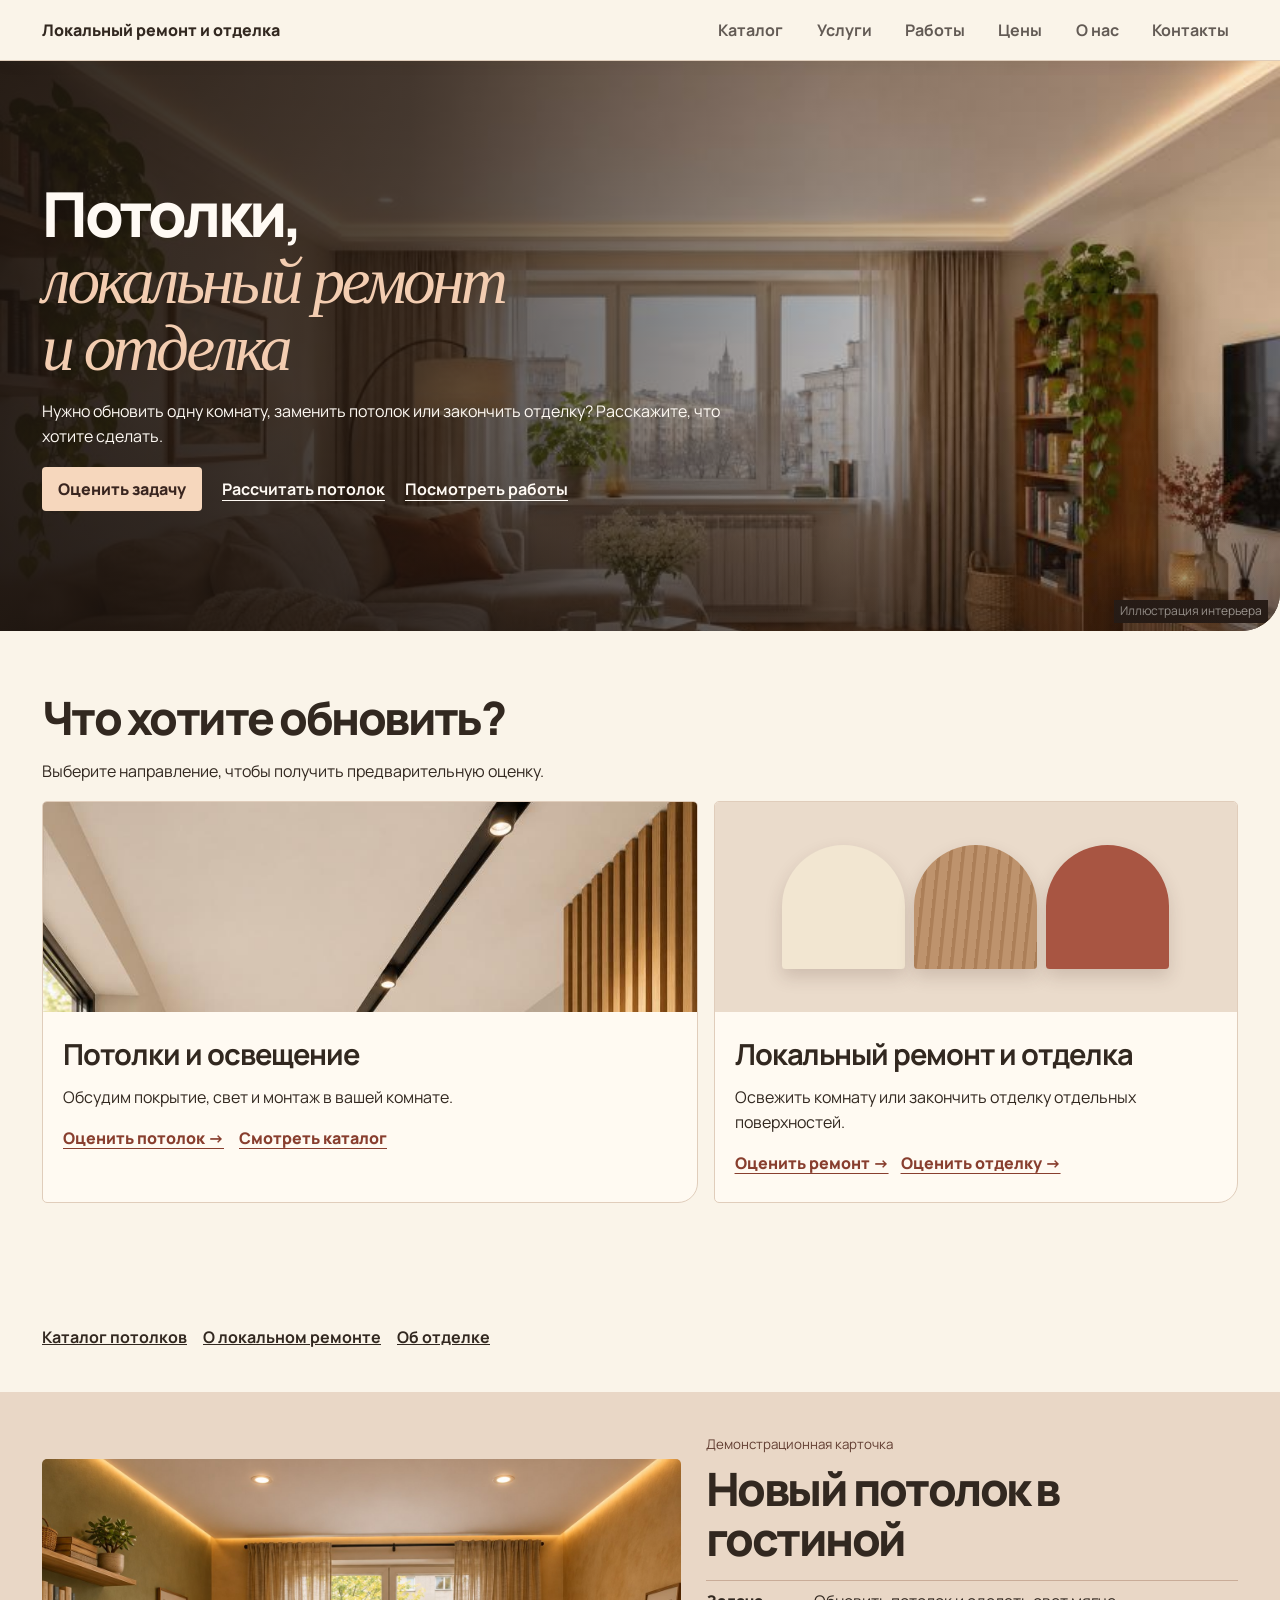
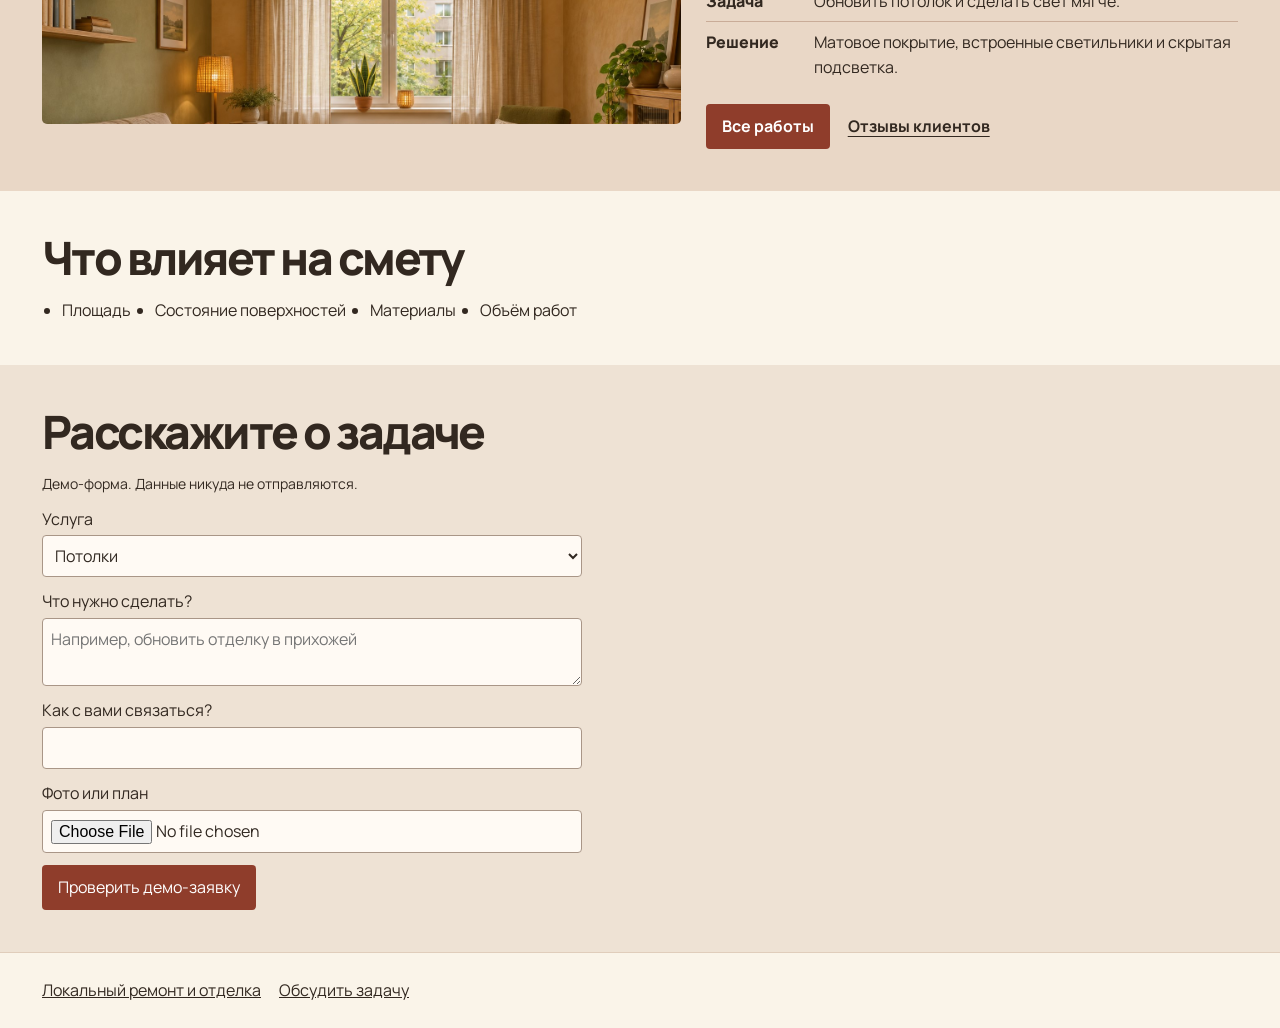
<file: index.html>
<!doctype html><html lang="ru"><head><meta charset="utf-8"><meta name="viewport" content="width=device-width,initial-scale=1"><title>Потолки, локальный ремонт и отделка</title><style>@import url("https://fonts.googleapis.com/css2?family=Manrope:wght@400;500;600;700;800&display=swap");
#remont-preview{background:#faf5ed;color:#312821;font:15px/1.55 system-ui,sans-serif;overflow:hidden}#remont-preview *{box-sizing:border-box}#remont-preview header,#remont-preview section{padding:clamp(20px,4vw,42px)}#remont-preview header{display:flex;justify-content:space-between;align-items:center;flex-wrap:wrap;gap:12px;padding-block:18px;border-bottom:1px solid #e5d8c8}#remont-preview nav,#remont-preview .actions{display:flex;flex-wrap:wrap;gap:12px 20px;align-items:center}#remont-preview a{color:inherit}#remont-preview h1,#remont-preview h2{font-family:Georgia,serif;font-weight:400;line-height:1.08;margin:0 0 16px}#remont-preview h1{font-size:clamp(33px,5vw,58px)}#remont-preview h2{font-size:clamp(25px,4vw,40px)}#remont-preview p{margin:0 0 18px}#remont-preview .hero{display:grid;grid-template-columns:1fr 1.05fr;gap:28px;align-items:center}#remont-preview figure{margin:0}#remont-preview img{display:block;width:100%;aspect-ratio:1.24;object-fit:cover;border-radius:5px}#remont-preview figcaption{font-size:12px;margin-top:5px}#remont-preview .primary{display:inline-block;background:#8f3d2b;color:#fff;padding:10px 16px;border:0;border-radius:4px;text-decoration:none;font:inherit}#remont-preview .services{display:grid;grid-template-columns:repeat(3,1fr);gap:12px}#remont-preview details{background:#eee2d4;padding:14px}#remont-preview details p{margin:12px 0 0}#remont-preview summary{font-weight:600}#remont-preview .band{background:#eee2d4}#remont-preview form{display:grid;gap:12px;max-width:540px}#remont-preview label{display:grid;gap:4px}#remont-preview input,#remont-preview select,#remont-preview textarea{width:100%;min-width:0;font:inherit;padding:8px;border:1px solid #a99687;border-radius:4px;background:#fffaf4;color:#312821}#remont-preview button{justify-self:start}#remont-preview [hidden]{display:none}@media(max-width:650px){#remont-preview .hero,#remont-preview .services{grid-template-columns:1fr}}
#remont-preview .hero{position:relative;isolation:isolate;display:flex;align-items:flex-end;min-height:475px;color:#fffaf4;background:#30231d}
#remont-preview .hero::after{content:"";position:absolute;inset:0;z-index:-1;background:linear-gradient(90deg,rgba(27,19,14,.9),rgba(27,19,14,.75) 32%,rgba(27,19,14,.32) 65%,transparent),linear-gradient(0deg,rgba(27,19,14,.46),transparent 42%);pointer-events:none}
#remont-preview .hero>div{max-width:530px;padding-bottom:15px}
#remont-preview .hero figure{position:absolute;inset:0;z-index:-2}
#remont-preview .hero img{width:100%;height:100%;aspect-ratio:auto;object-position:center 38%;border-radius:0}
#remont-preview .hero figcaption{position:absolute;z-index:1;right:12px;bottom:8px;margin:0;padding:2px 6px;color:#fffaf4;background:#30231d}
#remont-preview .hero .primary{background:#a44732}
@media(max-width:650px){#remont-preview .hero{min-height:420px}#remont-preview .hero::after{background:linear-gradient(0deg,rgba(27,19,14,.96),rgba(27,19,14,.76) 35%,rgba(27,19,14,.23) 75%,transparent)}#remont-preview .hero img{object-position:55% center}#remont-preview .hero>div{padding-bottom:21px}}
#remont-preview{font-family:Manrope,system-ui,sans-serif}
#remont-preview h1,#remont-preview h2{font-family:inherit;font-weight:800;letter-spacing:-.055em}
#remont-preview h1{font-size:clamp(34px,5.4vw,62px)}
#remont-preview h2{font-size:clamp(28px,4.2vw,46px)}
#remont-preview .hero>div{max-width:580px}
#remont-preview .choices{padding-block:clamp(32px,6vw,62px)}
#remont-preview .services{gap:0;border-top:1px solid #d4c1af}
#remont-preview details{background:none;padding:17px 14px 20px 0;border-bottom:1px solid #d4c1af}
#remont-preview details+details{padding-left:14px;border-left:1px solid #d4c1af}
#remont-preview summary{font-size:clamp(16px,2.1vw,21px);font-weight:800}
#remont-preview details small{display:block;color:#684a3e;margin:8px 0 0}
#remont-preview .case-preview{display:grid;grid-template-columns:1.2fr 1fr;gap:25px;align-items:center;background:#e9d7c6}
#remont-preview .case-photo{min-height:265px;background-position:center 24%;background-size:cover;border-radius:5px}
#remont-preview .case-preview small{display:block;margin-bottom:10px;color:#633f33}
#remont-preview .case-preview dl{margin:0}
#remont-preview .case-preview dl div{display:grid;grid-template-columns:100px 1fr;gap:8px;padding:8px 0;border-top:1px solid #c9ac98}
#remont-preview dt{font-weight:800}
#remont-preview dd{margin:0}
#remont-preview .price-list{display:flex;flex-wrap:wrap;gap:8px 24px;padding-left:20px;margin:0}
@media(max-width:650px){#remont-preview details+details{padding-left:0;border-left:0}#remont-preview .case-preview{grid-template-columns:1fr}#remont-preview .case-photo{min-height:190px}}
#remont-preview{--paper:#faf4e9;--ink:#322820;--clay:#883e2e;background:var(--paper);color:var(--ink)}
#remont-preview header{border:0}
#remont-preview .hero{min-height:clamp(410px,54vw,570px);border-radius:0 0 38px 0;overflow:hidden;align-items:center}
#remont-preview .hero>div{max-width:710px;padding:0}
#remont-preview .hero h1{font-weight:800;letter-spacing:-.055em;max-width:680px}
#remont-preview .hero h1 em{display:block;font:italic 400 1.05em/1.04 Georgia,serif;letter-spacing:-.055em;color:#f3cdb1}
#remont-preview .hero .primary{background:#f6d7bd;color:#39251f;font-weight:800}
#remont-preview .hero .actions a+a{font-weight:700;text-underline-offset:5px}
#remont-preview .choices>p{max-width:520px}
#remont-preview .choice-grid{display:grid;grid-template-columns:1.25fr 1fr;gap:16px}
#remont-preview .choice{background:#fffaf2;border:1px solid #e0cdbb;border-radius:5px 5px 20px 5px;overflow:hidden}
#remont-preview .choice-media{min-height:210px;position:relative;background:#e4c5ad center 23%/cover}
#remont-preview .swatches{display:grid;grid-template-columns:repeat(3,1fr);padding:25px 13%;gap:9px;align-items:center;background:#eadbcb}
#remont-preview .swatches span{height:124px;border-radius:80px 80px 5px 5px;box-shadow:0 8px 17px #452b242b;background:#f2e6d1}
#remont-preview .swatches span:nth-child(2){background:repeating-linear-gradient(96deg,#ac7f58 0 3px,#be936d 4px 12px)}
#remont-preview .swatches span:nth-child(3){background:#a85542}
#remont-preview .choice-content{padding:20px}
#remont-preview .choice-content h3{font-size:clamp(21px,3vw,29px);letter-spacing:-.035em;margin:0 0 8px}
#remont-preview .choice-content p{margin-bottom:10px}
#remont-preview .choice-content a{font-weight:800;color:var(--clay);display:inline-block;padding-block:6px;text-underline-offset:4px}
#remont-preview .choice-content a+a{margin-left:12px}
@media(max-width:650px){#remont-preview .choice-grid{grid-template-columns:1fr}#remont-preview .hero{align-items:flex-end;min-height:410px;border-bottom-right-radius:26px}#remont-preview .hero>div{padding-bottom:24px}#remont-preview .choice-media{min-height:160px}}
</style><style>body{margin:0;background:#faf4e9}#remont-preview{max-width:1440px;margin:auto;font-size:16px}#remont-preview .brand{font-weight:800;text-decoration:none}#remont-preview footer{padding:25px clamp(20px,4vw,42px);display:flex;gap:18px;flex-wrap:wrap;border-top:1px solid #e0cdbb}#remont-preview .detail{max-width:930px;margin:auto;min-height:440px}#remont-preview .detail p{max-width:68ch}#remont-preview .service-links{margin-top:18px;display:flex;flex-wrap:wrap;gap:16px}#remont-preview .service-links a{font-weight:700}#remont-preview .demo-note{font-size:14px;margin:0}</style><link rel="stylesheet" href="./site-navigation.css"><link rel="stylesheet" href="./portfolio.css"><script src="./site-current-navigation.js" defer></script></head><body><div id="remont-preview"><header class="site-header"><a class="brand" href="./">Локальный ремонт и отделка</a><nav aria-label="Основная навигация"><a href="./ceilings.html#ceiling-catalog">Каталог</a><a href="./#remont-services">Услуги</a><a href="./portfolio.html">Работы</a><a href="./prices.html">Цены</a><a href="./about.html">О нас</a><a href="./contact.html">Контакты</a></nav></header><main>
<section class="hero"><div><h1>Потолки, <em>локальный ремонт<br> и отделка</em></h1><p>Нужно обновить одну комнату, заменить потолок или закончить отделку? Расскажите, что хотите сделать.</p><div class="actions"><a class="primary" href="#remont-request">Оценить задачу</a><a href="./ceilings.html#ceiling-calculator">Рассчитать потолок</a><a href="./portfolio.html">Посмотреть работы</a></div></div><figure><img src="[data-uri]" alt="Гостиная с матовым потолком и мягкой подсветкой"><figcaption>Иллюстрация интерьера</figcaption></figure></section>
<section class="choices" id="remont-services">
<h2>Что хотите обновить?</h2><p>Выберите направление, чтобы получить предварительную оценку.</p>
<div class="choice-grid">
<article class="choice"><div class="choice-media" style="background-image:url([data-uri])" role="img" aria-label="Иллюстрация потолка с трековым освещением в прихожей"></div><div class="choice-content"><h3>Потолки и освещение</h3><p>Обсудим покрытие, свет и монтаж в вашей комнате.</p><a href="#remont-request" data-service="Потолки">Оценить потолок →</a> <a href="./ceilings.html#ceiling-catalog">Смотреть каталог</a></div></article>
<article class="choice"><div class="choice-media swatches" aria-hidden="true"><span></span><span></span><span></span></div><div class="choice-content"><h3>Локальный ремонт и отделка</h3><p>Освежить комнату или закончить отделку отдельных поверхностей.</p><a href="#remont-request" data-service="Локальный ремонт">Оценить ремонт →</a><a href="#remont-request" data-service="Отделка">Оценить отделку →</a></div></article>
</div></section>
<section><div class="service-links"><a href="./ceilings.html#ceiling-catalog">Каталог потолков</a><a href="./repair.html">О локальном ремонте</a><a href="./finishing.html">Об отделке</a></div></section><section class="case-preview" id="remont-works"><div class="case-photo" style="background-image:url(./living-room-plants.jpg)" role="img" aria-label="Иллюстрация гостиной с потолочным освещением"></div><div><small>Демонстрационная карточка</small><h2>Новый потолок в гостиной</h2><dl><div><dt>Задача</dt><dd>Обновить потолок и сделать свет мягче.</dd></div><div><dt>Решение</dt><dd>Матовое покрытие, встроенные светильники и скрытая подсветка.</dd></div></dl><div class="work-links" aria-label="Работы и отзывы">
  <a class="primary" href="./portfolio.html#remont-works">Все работы</a>
  <a href="./portfolio.html#client-reviews">Отзывы клиентов</a>
</div></div></section>
<section id="remont-prices"><h2>Что влияет на смету</h2><ul class="price-list"><li>Площадь</li><li>Состояние поверхностей</li><li>Материалы</li><li>Объём работ</li></ul></section>
<section class="band" id="remont-request"><h2>Расскажите о задаче</h2><form><p class="demo-note">Демо-форма. Данные никуда не отправляются.</p><label>Услуга<select name="service"><option>Потолки</option><option>Локальный ремонт</option><option>Отделка</option></select></label><label>Что нужно сделать?<textarea rows="2" placeholder="Например, обновить отделку в прихожей" required></textarea></label><label>Как с вами связаться?<input type="text" autocomplete="off" required></label><label>Фото или план <input type="file" accept="image/*,.pdf"></label><button class="primary" type="submit">Проверить демо-заявку</button><p role="status" hidden>Поля заполнены. Данные остаются в прототипе.</p></form></section>
<script>
(() => {
  const preview = document.getElementById('remont-preview');
  const form = preview.querySelector('form');
  for (const link of preview.querySelectorAll('[data-service]')) {
    link.addEventListener('click', () => { form.elements.service.value = link.dataset.service; });
  }
  form.addEventListener('submit', (event) => {
    event.preventDefault();
    form.querySelector('[role="status"]').hidden = false;
  });
})();
</script>
</main><footer><a href="./">Локальный ремонт и отделка</a><a href="./contact.html">Обсудить задачу</a></footer></div></body></html>
</file>
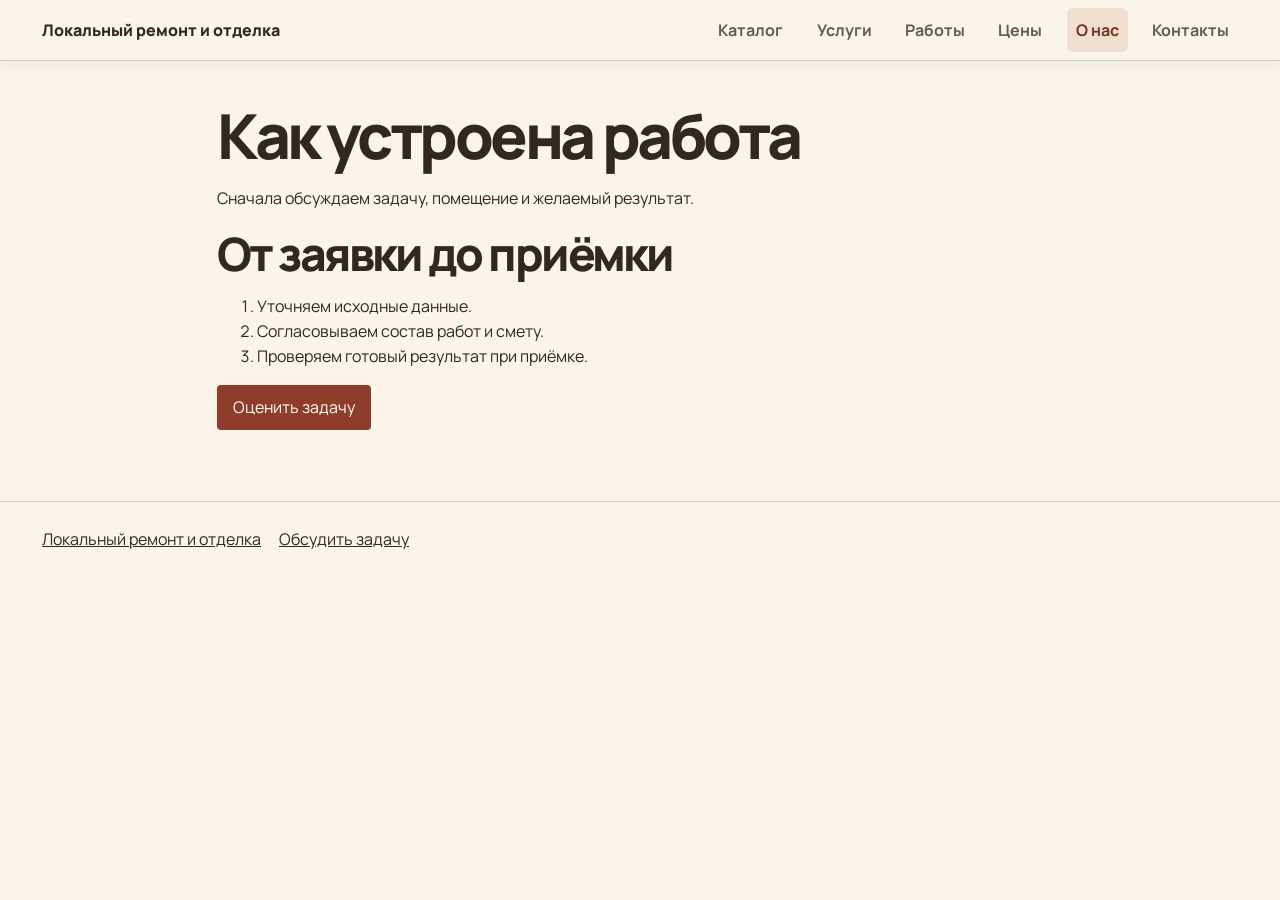
<file: about.html>
<!doctype html><html lang="ru"><head><meta charset="utf-8"><meta name="viewport" content="width=device-width,initial-scale=1"><title>Как устроена работа</title><style>@import url("https://fonts.googleapis.com/css2?family=Manrope:wght@400;500;600;700;800&display=swap");
#remont-preview{background:#faf5ed;color:#312821;font:15px/1.55 system-ui,sans-serif;overflow:hidden}#remont-preview *{box-sizing:border-box}#remont-preview header,#remont-preview section{padding:clamp(20px,4vw,42px)}#remont-preview header{display:flex;justify-content:space-between;align-items:center;flex-wrap:wrap;gap:12px;padding-block:18px;border-bottom:1px solid #e5d8c8}#remont-preview nav,#remont-preview .actions{display:flex;flex-wrap:wrap;gap:12px 20px;align-items:center}#remont-preview a{color:inherit}#remont-preview h1,#remont-preview h2{font-family:Georgia,serif;font-weight:400;line-height:1.08;margin:0 0 16px}#remont-preview h1{font-size:clamp(33px,5vw,58px)}#remont-preview h2{font-size:clamp(25px,4vw,40px)}#remont-preview p{margin:0 0 18px}#remont-preview .hero{display:grid;grid-template-columns:1fr 1.05fr;gap:28px;align-items:center}#remont-preview figure{margin:0}#remont-preview img{display:block;width:100%;aspect-ratio:1.24;object-fit:cover;border-radius:5px}#remont-preview figcaption{font-size:12px;margin-top:5px}#remont-preview .primary{display:inline-block;background:#8f3d2b;color:#fff;padding:10px 16px;border:0;border-radius:4px;text-decoration:none;font:inherit}#remont-preview .services{display:grid;grid-template-columns:repeat(3,1fr);gap:12px}#remont-preview details{background:#eee2d4;padding:14px}#remont-preview details p{margin:12px 0 0}#remont-preview summary{font-weight:600}#remont-preview .band{background:#eee2d4}#remont-preview form{display:grid;gap:12px;max-width:540px}#remont-preview label{display:grid;gap:4px}#remont-preview input,#remont-preview select,#remont-preview textarea{width:100%;min-width:0;font:inherit;padding:8px;border:1px solid #a99687;border-radius:4px;background:#fffaf4;color:#312821}#remont-preview button{justify-self:start}#remont-preview [hidden]{display:none}@media(max-width:650px){#remont-preview .hero,#remont-preview .services{grid-template-columns:1fr}}
#remont-preview .hero{position:relative;isolation:isolate;display:flex;align-items:flex-end;min-height:475px;color:#fffaf4;background:#30231d}
#remont-preview .hero::after{content:"";position:absolute;inset:0;z-index:-1;background:linear-gradient(90deg,rgba(27,19,14,.9),rgba(27,19,14,.75) 32%,rgba(27,19,14,.32) 65%,transparent),linear-gradient(0deg,rgba(27,19,14,.46),transparent 42%);pointer-events:none}
#remont-preview .hero>div{max-width:530px;padding-bottom:15px}
#remont-preview .hero figure{position:absolute;inset:0;z-index:-2}
#remont-preview .hero img{width:100%;height:100%;aspect-ratio:auto;object-position:center 38%;border-radius:0}
#remont-preview .hero figcaption{position:absolute;z-index:1;right:12px;bottom:8px;margin:0;padding:2px 6px;color:#fffaf4;background:#30231d}
#remont-preview .hero .primary{background:#a44732}
@media(max-width:650px){#remont-preview .hero{min-height:420px}#remont-preview .hero::after{background:linear-gradient(0deg,rgba(27,19,14,.96),rgba(27,19,14,.76) 35%,rgba(27,19,14,.23) 75%,transparent)}#remont-preview .hero img{object-position:55% center}#remont-preview .hero>div{padding-bottom:21px}}
#remont-preview{font-family:Manrope,system-ui,sans-serif}
#remont-preview h1,#remont-preview h2{font-family:inherit;font-weight:800;letter-spacing:-.055em}
#remont-preview h1{font-size:clamp(34px,5.4vw,62px)}
#remont-preview h2{font-size:clamp(28px,4.2vw,46px)}
#remont-preview .hero>div{max-width:580px}
#remont-preview .choices{padding-block:clamp(32px,6vw,62px)}
#remont-preview .services{gap:0;border-top:1px solid #d4c1af}
#remont-preview details{background:none;padding:17px 14px 20px 0;border-bottom:1px solid #d4c1af}
#remont-preview details+details{padding-left:14px;border-left:1px solid #d4c1af}
#remont-preview summary{font-size:clamp(16px,2.1vw,21px);font-weight:800}
#remont-preview details small{display:block;color:#684a3e;margin:8px 0 0}
#remont-preview .case-preview{display:grid;grid-template-columns:1.2fr 1fr;gap:25px;align-items:center;background:#e9d7c6}
#remont-preview .case-photo{min-height:265px;background-position:center 24%;background-size:cover;border-radius:5px}
#remont-preview .case-preview small{display:block;margin-bottom:10px;color:#633f33}
#remont-preview .case-preview dl{margin:0}
#remont-preview .case-preview dl div{display:grid;grid-template-columns:100px 1fr;gap:8px;padding:8px 0;border-top:1px solid #c9ac98}
#remont-preview dt{font-weight:800}
#remont-preview dd{margin:0}
#remont-preview .price-list{display:flex;flex-wrap:wrap;gap:8px 24px;padding-left:20px;margin:0}
@media(max-width:650px){#remont-preview details+details{padding-left:0;border-left:0}#remont-preview .case-preview{grid-template-columns:1fr}#remont-preview .case-photo{min-height:190px}}
#remont-preview{--paper:#faf4e9;--ink:#322820;--clay:#883e2e;background:var(--paper);color:var(--ink)}
#remont-preview header{border:0}
#remont-preview .hero{min-height:clamp(410px,54vw,570px);border-radius:0 0 38px 0;overflow:hidden;align-items:center}
#remont-preview .hero>div{max-width:710px;padding:0}
#remont-preview .hero h1{font-weight:800;letter-spacing:-.055em;max-width:680px}
#remont-preview .hero h1 em{display:block;font:italic 400 1.05em/1.04 Georgia,serif;letter-spacing:-.055em;color:#f3cdb1}
#remont-preview .hero .primary{background:#f6d7bd;color:#39251f;font-weight:800}
#remont-preview .hero .actions a+a{font-weight:700;text-underline-offset:5px}
#remont-preview .choices>p{max-width:520px}
#remont-preview .choice-grid{display:grid;grid-template-columns:1.25fr 1fr;gap:16px}
#remont-preview .choice{background:#fffaf2;border:1px solid #e0cdbb;border-radius:5px 5px 20px 5px;overflow:hidden}
#remont-preview .choice-media{min-height:210px;position:relative;background:#e4c5ad center 23%/cover}
#remont-preview .swatches{display:grid;grid-template-columns:repeat(3,1fr);padding:25px 13%;gap:9px;align-items:center;background:#eadbcb}
#remont-preview .swatches span{height:124px;border-radius:80px 80px 5px 5px;box-shadow:0 8px 17px #452b242b;background:#f2e6d1}
#remont-preview .swatches span:nth-child(2){background:repeating-linear-gradient(96deg,#ac7f58 0 3px,#be936d 4px 12px)}
#remont-preview .swatches span:nth-child(3){background:#a85542}
#remont-preview .choice-content{padding:20px}
#remont-preview .choice-content h3{font-size:clamp(21px,3vw,29px);letter-spacing:-.035em;margin:0 0 8px}
#remont-preview .choice-content p{margin-bottom:10px}
#remont-preview .choice-content a{font-weight:800;color:var(--clay);display:inline-block;padding-block:6px;text-underline-offset:4px}
#remont-preview .choice-content a+a{margin-left:12px}
@media(max-width:650px){#remont-preview .choice-grid{grid-template-columns:1fr}#remont-preview .hero{align-items:flex-end;min-height:410px;border-bottom-right-radius:26px}#remont-preview .hero>div{padding-bottom:24px}#remont-preview .choice-media{min-height:160px}}
</style><style>body{margin:0;background:#faf4e9}#remont-preview{max-width:1440px;margin:auto;font-size:16px}#remont-preview .brand{font-weight:800;text-decoration:none}#remont-preview footer{padding:25px clamp(20px,4vw,42px);display:flex;gap:18px;flex-wrap:wrap;border-top:1px solid #e0cdbb}#remont-preview .detail{max-width:930px;margin:auto;min-height:440px}#remont-preview .detail p{max-width:68ch}#remont-preview .service-links{margin-top:18px;display:flex;flex-wrap:wrap;gap:16px}#remont-preview .service-links a{font-weight:700}#remont-preview .demo-note{font-size:14px;margin:0}</style><link rel="stylesheet" href="./site-navigation.css"><script src="./site-current-navigation.js" defer></script></head><body><div id="remont-preview"><header class="site-header"><a class="brand" href="./">Локальный ремонт и отделка</a><nav aria-label="Основная навигация"><a href="./ceilings.html#ceiling-catalog">Каталог</a><a href="./#remont-services">Услуги</a><a href="./portfolio.html">Работы</a><a href="./prices.html">Цены</a><a href="./about.html">О нас</a><a href="./contact.html">Контакты</a></nav></header><main><section class="detail"><h1>Как устроена работа</h1><p>Сначала обсуждаем задачу, помещение и желаемый результат.</p><h2>От заявки до приёмки</h2><ol><li>Уточняем исходные данные.</li><li>Согласовываем состав работ и смету.</li><li>Проверяем готовый результат при приёмке.</li></ol><a class="primary" href="./contact.html">Оценить задачу</a></section></main><footer><a href="./">Локальный ремонт и отделка</a><a href="./contact.html">Обсудить задачу</a></footer></div></body></html>
</file>
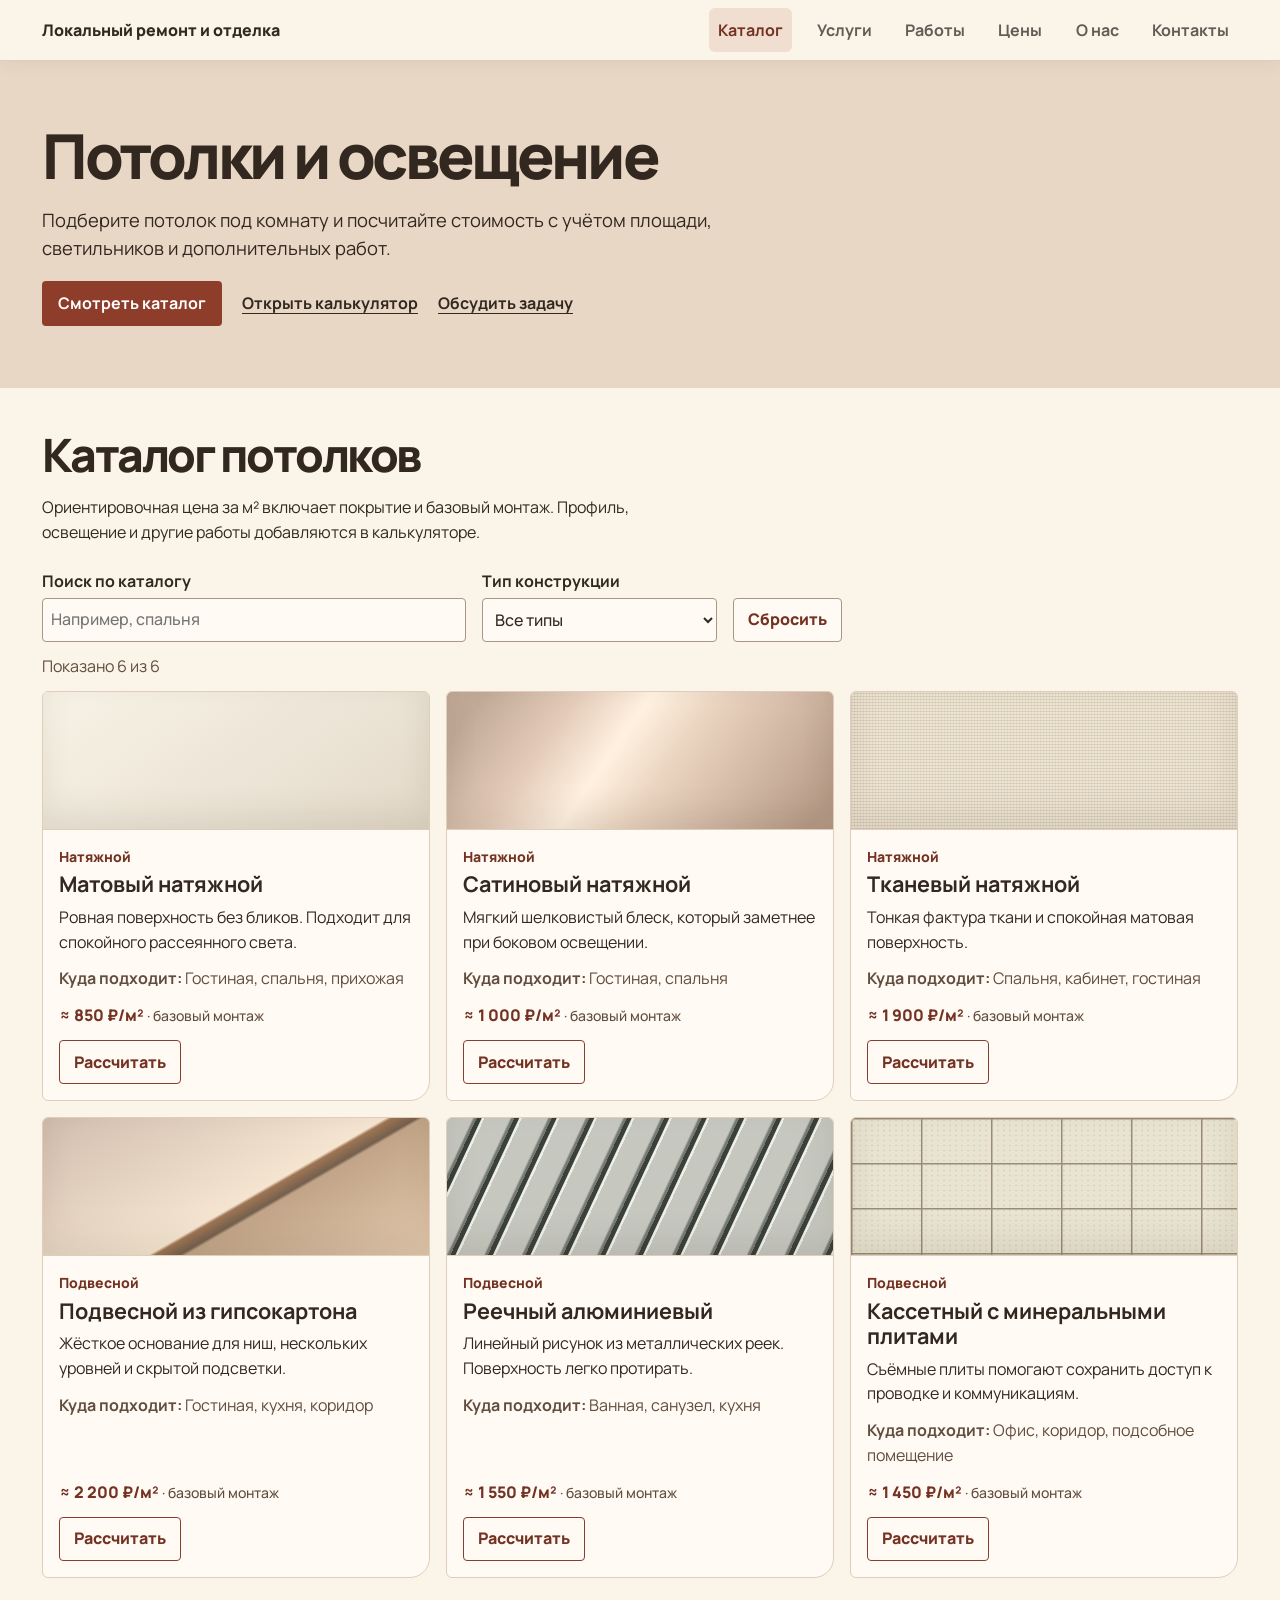
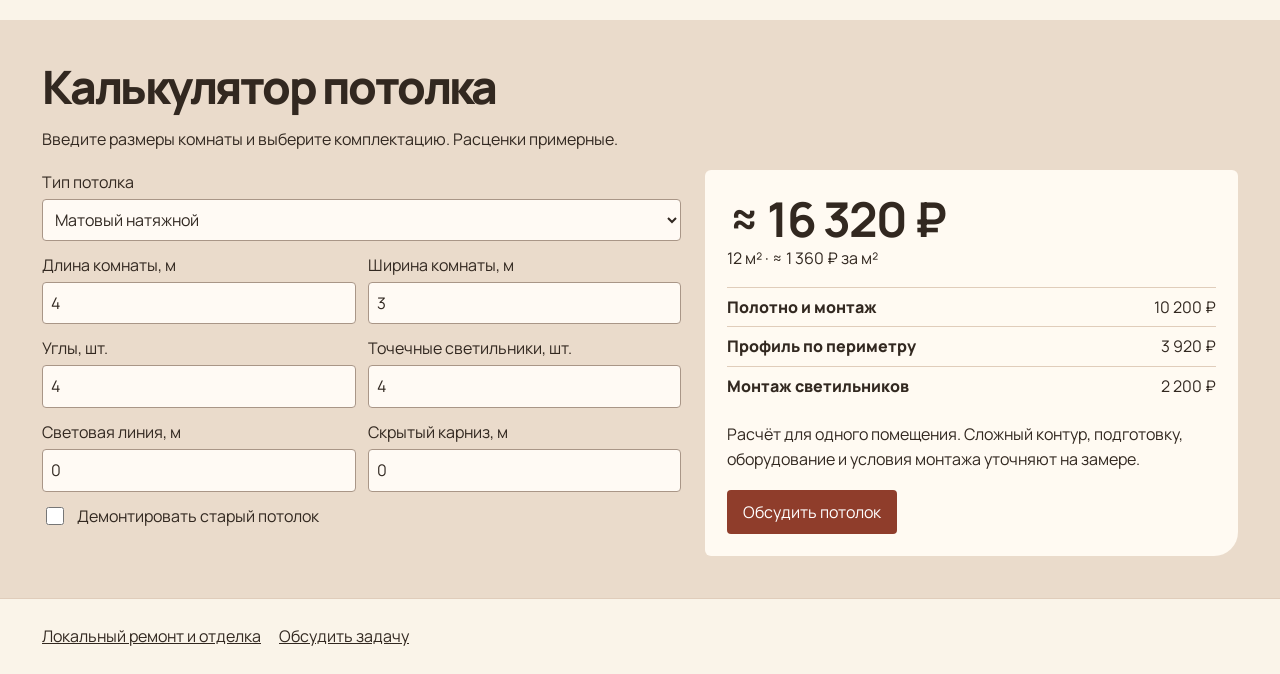
<file: ceilings.html>
<!doctype html><html lang="ru"><head><meta charset="utf-8"><meta name="viewport" content="width=device-width,initial-scale=1"><title>Потолки и освещение</title><style>@import url("https://fonts.googleapis.com/css2?family=Manrope:wght@400;500;600;700;800&display=swap");
#remont-preview{background:#faf5ed;color:#312821;font:15px/1.55 system-ui,sans-serif;overflow:hidden}#remont-preview *{box-sizing:border-box}#remont-preview header,#remont-preview section{padding:clamp(20px,4vw,42px)}#remont-preview header{display:flex;justify-content:space-between;align-items:center;flex-wrap:wrap;gap:12px;padding-block:18px;border-bottom:1px solid #e5d8c8}#remont-preview nav,#remont-preview .actions{display:flex;flex-wrap:wrap;gap:12px 20px;align-items:center}#remont-preview a{color:inherit}#remont-preview h1,#remont-preview h2{font-family:Georgia,serif;font-weight:400;line-height:1.08;margin:0 0 16px}#remont-preview h1{font-size:clamp(33px,5vw,58px)}#remont-preview h2{font-size:clamp(25px,4vw,40px)}#remont-preview p{margin:0 0 18px}#remont-preview .hero{display:grid;grid-template-columns:1fr 1.05fr;gap:28px;align-items:center}#remont-preview figure{margin:0}#remont-preview img{display:block;width:100%;aspect-ratio:1.24;object-fit:cover;border-radius:5px}#remont-preview figcaption{font-size:12px;margin-top:5px}#remont-preview .primary{display:inline-block;background:#8f3d2b;color:#fff;padding:10px 16px;border:0;border-radius:4px;text-decoration:none;font:inherit}#remont-preview .services{display:grid;grid-template-columns:repeat(3,1fr);gap:12px}#remont-preview details{background:#eee2d4;padding:14px}#remont-preview details p{margin:12px 0 0}#remont-preview summary{font-weight:600}#remont-preview .band{background:#eee2d4}#remont-preview form{display:grid;gap:12px;max-width:540px}#remont-preview label{display:grid;gap:4px}#remont-preview input,#remont-preview select,#remont-preview textarea{width:100%;min-width:0;font:inherit;padding:8px;border:1px solid #a99687;border-radius:4px;background:#fffaf4;color:#312821}#remont-preview button{justify-self:start}#remont-preview [hidden]{display:none}@media(max-width:650px){#remont-preview .hero,#remont-preview .services{grid-template-columns:1fr}}
#remont-preview .hero{position:relative;isolation:isolate;display:flex;align-items:flex-end;min-height:475px;color:#fffaf4;background:#30231d}
#remont-preview .hero::after{content:"";position:absolute;inset:0;z-index:-1;background:linear-gradient(90deg,rgba(27,19,14,.9),rgba(27,19,14,.75) 32%,rgba(27,19,14,.32) 65%,transparent),linear-gradient(0deg,rgba(27,19,14,.46),transparent 42%);pointer-events:none}
#remont-preview .hero>div{max-width:530px;padding-bottom:15px}
#remont-preview .hero figure{position:absolute;inset:0;z-index:-2}
#remont-preview .hero img{width:100%;height:100%;aspect-ratio:auto;object-position:center 38%;border-radius:0}
#remont-preview .hero figcaption{position:absolute;z-index:1;right:12px;bottom:8px;margin:0;padding:2px 6px;color:#fffaf4;background:#30231d}
#remont-preview .hero .primary{background:#a44732}
@media(max-width:650px){#remont-preview .hero{min-height:420px}#remont-preview .hero::after{background:linear-gradient(0deg,rgba(27,19,14,.96),rgba(27,19,14,.76) 35%,rgba(27,19,14,.23) 75%,transparent)}#remont-preview .hero img{object-position:55% center}#remont-preview .hero>div{padding-bottom:21px}}
#remont-preview{font-family:Manrope,system-ui,sans-serif}
#remont-preview h1,#remont-preview h2{font-family:inherit;font-weight:800;letter-spacing:-.055em}
#remont-preview h1{font-size:clamp(34px,5.4vw,62px)}
#remont-preview h2{font-size:clamp(28px,4.2vw,46px)}
#remont-preview .hero>div{max-width:580px}
#remont-preview .choices{padding-block:clamp(32px,6vw,62px)}
#remont-preview .services{gap:0;border-top:1px solid #d4c1af}
#remont-preview details{background:none;padding:17px 14px 20px 0;border-bottom:1px solid #d4c1af}
#remont-preview details+details{padding-left:14px;border-left:1px solid #d4c1af}
#remont-preview summary{font-size:clamp(16px,2.1vw,21px);font-weight:800}
#remont-preview details small{display:block;color:#684a3e;margin:8px 0 0}
#remont-preview .case-preview{display:grid;grid-template-columns:1.2fr 1fr;gap:25px;align-items:center;background:#e9d7c6}
#remont-preview .case-photo{min-height:265px;background-position:center 24%;background-size:cover;border-radius:5px}
#remont-preview .case-preview small{display:block;margin-bottom:10px;color:#633f33}
#remont-preview .case-preview dl{margin:0}
#remont-preview .case-preview dl div{display:grid;grid-template-columns:100px 1fr;gap:8px;padding:8px 0;border-top:1px solid #c9ac98}
#remont-preview dt{font-weight:800}
#remont-preview dd{margin:0}
#remont-preview .price-list{display:flex;flex-wrap:wrap;gap:8px 24px;padding-left:20px;margin:0}
@media(max-width:650px){#remont-preview details+details{padding-left:0;border-left:0}#remont-preview .case-preview{grid-template-columns:1fr}#remont-preview .case-photo{min-height:190px}}
#remont-preview{--paper:#faf4e9;--ink:#322820;--clay:#883e2e;background:var(--paper);color:var(--ink)}
#remont-preview header{border:0}
#remont-preview .hero{min-height:clamp(410px,54vw,570px);border-radius:0 0 38px 0;overflow:hidden;align-items:center}
#remont-preview .hero>div{max-width:710px;padding:0}
#remont-preview .hero h1{font-weight:800;letter-spacing:-.055em;max-width:680px}
#remont-preview .hero h1 em{display:block;font:italic 400 1.05em/1.04 Georgia,serif;letter-spacing:-.055em;color:#f3cdb1}
#remont-preview .hero .primary{background:#f6d7bd;color:#39251f;font-weight:800}
#remont-preview .hero .actions a+a{font-weight:700;text-underline-offset:5px}
#remont-preview .choices>p{max-width:520px}
#remont-preview .choice-grid{display:grid;grid-template-columns:1.25fr 1fr;gap:16px}
#remont-preview .choice{background:#fffaf2;border:1px solid #e0cdbb;border-radius:5px 5px 20px 5px;overflow:hidden}
#remont-preview .choice-media{min-height:210px;position:relative;background:#e4c5ad center 23%/cover}
#remont-preview .swatches{display:grid;grid-template-columns:repeat(3,1fr);padding:25px 13%;gap:9px;align-items:center;background:#eadbcb}
#remont-preview .swatches span{height:124px;border-radius:80px 80px 5px 5px;box-shadow:0 8px 17px #452b242b;background:#f2e6d1}
#remont-preview .swatches span:nth-child(2){background:repeating-linear-gradient(96deg,#ac7f58 0 3px,#be936d 4px 12px)}
#remont-preview .swatches span:nth-child(3){background:#a85542}
#remont-preview .choice-content{padding:20px}
#remont-preview .choice-content h3{font-size:clamp(21px,3vw,29px);letter-spacing:-.035em;margin:0 0 8px}
#remont-preview .choice-content p{margin-bottom:10px}
#remont-preview .choice-content a{font-weight:800;color:var(--clay);display:inline-block;padding-block:6px;text-underline-offset:4px}
#remont-preview .choice-content a+a{margin-left:12px}
@media(max-width:650px){#remont-preview .choice-grid{grid-template-columns:1fr}#remont-preview .hero{align-items:flex-end;min-height:410px;border-bottom-right-radius:26px}#remont-preview .hero>div{padding-bottom:24px}#remont-preview .choice-media{min-height:160px}}
</style><style>body{margin:0;background:#faf4e9}#remont-preview{max-width:1440px;margin:auto;font-size:16px}#remont-preview .brand{font-weight:800;text-decoration:none}#remont-preview footer{padding:25px clamp(20px,4vw,42px);display:flex;gap:18px;flex-wrap:wrap;border-top:1px solid #e0cdbb}#remont-preview .detail{max-width:930px;margin:auto;min-height:440px}#remont-preview .detail p{max-width:68ch}#remont-preview .service-links{margin-top:18px;display:flex;flex-wrap:wrap;gap:16px}#remont-preview .service-links a{font-weight:700}#remont-preview .demo-note{font-size:14px;margin:0}</style><link rel="stylesheet" href="./site-navigation.css"><link rel="stylesheet" href="./ceiling-catalog.css"><script src="./ceiling-catalog.js" defer></script><script src="./site-current-navigation.js" defer></script></head><body><div id="remont-preview"><header class="site-header"><a class="brand" href="./">Локальный ремонт и отделка</a><nav aria-label="Основная навигация"><a href="./ceilings.html#ceiling-catalog">Каталог</a><a href="./#remont-services">Услуги</a><a href="./portfolio.html">Работы</a><a href="./prices.html">Цены</a><a href="./about.html">О нас</a><a href="./contact.html">Контакты</a></nav></header><main>
<section class="detail ceiling-intro">
  <h1>Потолки и освещение</h1>
  <p>Подберите потолок под комнату и посчитайте стоимость с учётом площади, светильников и дополнительных работ.</p>
  <div class="ceiling-intro-actions">
    <a class="primary" href="#ceiling-catalog">Смотреть каталог</a>
    <a href="#ceiling-calculator">Открыть калькулятор</a>
    <a href="./contact.html?service=%D0%9F%D0%BE%D1%82%D0%BE%D0%BB%D0%BA%D0%B8">Обсудить задачу</a>
  </div>
</section>
<section class="ceiling-catalog" id="ceiling-catalog" aria-labelledby="catalog-title">
  <h2 id="catalog-title">Каталог потолков</h2>
  <p class="catalog-intro">Ориентировочная цена за м² включает покрытие и базовый монтаж. Профиль, освещение и другие работы добавляются в калькуляторе.</p>
  <form class="catalog-controls" role="search" aria-label="Поиск по каталогу потолков" hidden>
    <label for="catalog-query">Поиск по каталогу
      <input id="catalog-query" type="search" placeholder="Например, спальня" autocomplete="off">
    </label>
    <label for="catalog-category">Тип конструкции
      <select id="catalog-category"><option value="">Все типы</option><option value="stretch">Натяжные</option><option value="suspended">Подвесные</option></select>
    </label>
    <button type="reset">Сбросить</button>
  </form>
  <p class="catalog-count" role="status" hidden></p>
  <p class="catalog-empty" hidden>Попробуйте изменить запрос или выбрать другой тип конструкции.</p>
  <div class="catalog-grid">
  <article class="catalog-card" data-category="stretch">
    <div class="catalog-swatch catalog-swatch--matte" aria-hidden="true"></div>
    <div class="catalog-card-body">
      <span class="catalog-category">Натяжной</span>
      <h3>Матовый натяжной</h3>
      <p>Ровная поверхность без бликов. Подходит для спокойного рассеянного света.</p>
      <p class="catalog-rooms"><strong>Куда подходит:</strong> Гостиная, спальня, прихожая</p>
      <p class="catalog-rate">≈ 850 ₽/м²<span> · базовый монтаж</span></p>
      <a class="catalog-action" href="?type=matte#ceiling-calculator" data-estimate-type="matte" aria-label="Рассчитать потолок: Матовый натяжной">Рассчитать</a>
    </div>
  </article>
  <article class="catalog-card" data-category="stretch">
    <div class="catalog-swatch catalog-swatch--satin" aria-hidden="true"></div>
    <div class="catalog-card-body">
      <span class="catalog-category">Натяжной</span>
      <h3>Сатиновый натяжной</h3>
      <p>Мягкий шелковистый блеск, который заметнее при боковом освещении.</p>
      <p class="catalog-rooms"><strong>Куда подходит:</strong> Гостиная, спальня</p>
      <p class="catalog-rate">≈ 1 000 ₽/м²<span> · базовый монтаж</span></p>
      <a class="catalog-action" href="?type=satin#ceiling-calculator" data-estimate-type="satin" aria-label="Рассчитать потолок: Сатиновый натяжной">Рассчитать</a>
    </div>
  </article>
  <article class="catalog-card" data-category="stretch">
    <div class="catalog-swatch catalog-swatch--fabric" aria-hidden="true"></div>
    <div class="catalog-card-body">
      <span class="catalog-category">Натяжной</span>
      <h3>Тканевый натяжной</h3>
      <p>Тонкая фактура ткани и спокойная матовая поверхность.</p>
      <p class="catalog-rooms"><strong>Куда подходит:</strong> Спальня, кабинет, гостиная</p>
      <p class="catalog-rate">≈ 1 900 ₽/м²<span> · базовый монтаж</span></p>
      <a class="catalog-action" href="?type=fabric#ceiling-calculator" data-estimate-type="fabric" aria-label="Рассчитать потолок: Тканевый натяжной">Рассчитать</a>
    </div>
  </article>
  <article class="catalog-card" data-category="suspended">
    <div class="catalog-swatch catalog-swatch--drywall" aria-hidden="true"></div>
    <div class="catalog-card-body">
      <span class="catalog-category">Подвесной</span>
      <h3>Подвесной из гипсокартона</h3>
      <p>Жёсткое основание для ниш, нескольких уровней и скрытой подсветки.</p>
      <p class="catalog-rooms"><strong>Куда подходит:</strong> Гостиная, кухня, коридор</p>
      <p class="catalog-rate">≈ 2 200 ₽/м²<span> · базовый монтаж</span></p>
      <a class="catalog-action" href="?type=drywall#ceiling-calculator" data-estimate-type="drywall" aria-label="Рассчитать потолок: Подвесной из гипсокартона">Рассчитать</a>
    </div>
  </article>
  <article class="catalog-card" data-category="suspended">
    <div class="catalog-swatch catalog-swatch--slat" aria-hidden="true"></div>
    <div class="catalog-card-body">
      <span class="catalog-category">Подвесной</span>
      <h3>Реечный алюминиевый</h3>
      <p>Линейный рисунок из металлических реек. Поверхность легко протирать.</p>
      <p class="catalog-rooms"><strong>Куда подходит:</strong> Ванная, санузел, кухня</p>
      <p class="catalog-rate">≈ 1 550 ₽/м²<span> · базовый монтаж</span></p>
      <a class="catalog-action" href="?type=slat#ceiling-calculator" data-estimate-type="slat" aria-label="Рассчитать потолок: Реечный алюминиевый">Рассчитать</a>
    </div>
  </article>
  <article class="catalog-card" data-category="suspended">
    <div class="catalog-swatch catalog-swatch--tile" aria-hidden="true"></div>
    <div class="catalog-card-body">
      <span class="catalog-category">Подвесной</span>
      <h3>Кассетный с минеральными плитами</h3>
      <p>Съёмные плиты помогают сохранить доступ к проводке и коммуникациям.</p>
      <p class="catalog-rooms"><strong>Куда подходит:</strong> Офис, коридор, подсобное помещение</p>
      <p class="catalog-rate">≈ 1 450 ₽/м²<span> · базовый монтаж</span></p>
      <a class="catalog-action" href="?type=tile#ceiling-calculator" data-estimate-type="tile" aria-label="Рассчитать потолок: Кассетный с минеральными плитами">Рассчитать</a>
    </div>
  </article>
  </div>
</section><style>
#remont-preview .calculator{background:#eadbcb;scroll-margin-top:20px}
#remont-preview .calculator-grid{display:grid;grid-template-columns:1.2fr 1fr;gap:24px;align-items:start}
#remont-preview .calculator form{max-width:none;grid-template-columns:repeat(2,minmax(0,1fr));gap:12px}
#remont-preview .calculator .wide{grid-column:1/-1}
#remont-preview .estimate{background:#fffaf2;border-radius:6px 6px 24px 6px;padding:22px}
#remont-preview .estimate strong{display:block;font-size:clamp(29px,5vw,48px);line-height:1.12;letter-spacing:-.04em}
#remont-preview .estimate dl{margin:16px 0}
#remont-preview .estimate dl div{display:flex;justify-content:space-between;gap:14px;border-top:1px solid #e0cdbb;padding:7px 0}
#remont-preview .estimate dd{margin:0;text-align:right;white-space:nowrap}
#remont-preview .calculator .check{display:flex;align-items:center;gap:10px}
#remont-preview .calculator .check input{width:18px;height:18px;accent-color:#883e2e}
@media(max-width:720px){#remont-preview .calculator-grid{grid-template-columns:1fr}}
@media(max-width:390px){#remont-preview .calculator form{grid-template-columns:1fr}}
</style>
<section id="ceiling-calculator" class="calculator">
  <h2 tabindex="-1">Калькулятор потолка</h2>
  <p>Введите размеры комнаты и выберите комплектацию. Расценки примерные.</p>
  <div class="calculator-grid">
    <form aria-label="Параметры потолка">
      <label class="wide">Тип потолка<select name="ceiling">
        <option value="matte" data-rate="850" data-category="stretch" data-line="Полотно и монтаж">Матовый натяжной</option>
        <option value="satin" data-rate="1000" data-category="stretch" data-line="Полотно и монтаж">Сатиновый натяжной</option>
        <option value="fabric" data-rate="1900" data-category="stretch" data-line="Полотно и монтаж">Тканевый натяжной</option>
        <option value="drywall" data-rate="2200" data-category="suspended" data-line="Гипсокартон и монтаж">Подвесной из гипсокартона</option>
        <option value="slat" data-rate="1550" data-category="suspended" data-line="Рейки и монтаж">Реечный алюминиевый</option>
        <option value="tile" data-rate="1450" data-category="suspended" data-line="Плиты и монтаж">Кассетный с минеральными плитами</option>
      </select></label>
      <label>Длина комнаты, м<input name="length" type="number" min="0.1" max="100" step="0.1" value="4" required inputmode="decimal"></label>
      <label>Ширина комнаты, м<input name="width" type="number" min="0.1" max="100" step="0.1" value="3" required inputmode="decimal"></label>
      <label>Углы, шт.<input name="corners" type="number" min="4" max="100" step="1" value="4" required inputmode="numeric"></label>
      <label>Точечные светильники, шт.<input name="spots" type="number" min="0" max="100" step="1" value="4" required inputmode="numeric"></label>
      <label>Световая линия, м<input name="light" type="number" min="0" max="100" step="0.1" value="0" required inputmode="decimal"></label>
      <label>Скрытый карниз, м<input name="curtain" type="number" min="0" max="100" step="0.1" value="0" required inputmode="decimal"></label>
      <label class="wide check"><input name="removal" type="checkbox"> Демонтировать старый потолок</label>
    </form>
    <div class="estimate">
      <div aria-live="polite" data-ceiling-summary></div>
      <dl data-ceiling-lines></dl>
      <p>Расчёт для одного помещения. Сложный контур, подготовку, оборудование и условия монтажа уточняют на замере.</p>
      <a class="primary" href="./contact.html?service=%D0%9F%D0%BE%D1%82%D0%BE%D0%BB%D0%BA%D0%B8">Обсудить потолок</a>
    </div>
  </div>
</section>
<script>
(() => {
  const section = document.getElementById('ceiling-calculator');
  const form = section.querySelector('form');
  const summary = section.querySelector('[data-ceiling-summary]');
  const breakdown = section.querySelector('[data-ceiling-lines]');
  const money = new Intl.NumberFormat('ru-RU', { style: 'currency', currency: 'RUB', maximumFractionDigits: 0 });
  const quantity = new Intl.NumberFormat('ru-RU', { maximumFractionDigits: 2 });

  function render() {
    const fields = form.elements;
    breakdown.replaceChildren();
    if (Array.from(fields).some(field => !field.validity.valid)) {
      summary.textContent = 'Проверьте размеры и количество элементов.';
      return;
    }
    const length = fields.namedItem('length').valueAsNumber;
    const width = fields.namedItem('width').valueAsNumber;
    const area = length * width;
    const perimeter = 2 * (length + width);
    const ceiling = fields.ceiling.selectedOptions[0].dataset;
    const isSuspended = ceiling.category === 'suspended';
    const lines = [
      [ceiling.line, area * Number(ceiling.rate)],
      [isSuspended ? 'Периметральный профиль' : 'Профиль по периметру', perimeter * (isSuspended ? 420 : 280)],
      ['Углы сверх четырёх', (fields.corners.valueAsNumber - 4) * 300],
      ['Монтаж светильников', fields.spots.valueAsNumber * 550],
      ['Световая линия', fields.light.valueAsNumber * 2400],
      ['Скрытый карниз', fields.curtain.valueAsNumber * 1800],
      ['Демонтаж', fields.removal.checked ? area * 350 : 0],
    ].filter(([, cost]) => cost > 0);
    const total = lines.reduce((sum, [, cost]) => sum + cost, 0);
    const totalLabel = document.createElement('strong');
    totalLabel.textContent = '≈ ' + money.format(total);
    summary.replaceChildren(totalLabel, document.createTextNode(
      quantity.format(area) + ' м² · ≈ ' + money.format(total / area) + ' за м²'
    ));
    for (const [label, cost] of lines) {
      const row = document.createElement('div');
      const name = document.createElement('dt');
      const amount = document.createElement('dd');
      name.textContent = label;
      amount.textContent = money.format(cost);
      row.append(name, amount);
      breakdown.append(row);
    }
  }

  form.addEventListener('submit', event => event.preventDefault());
  form.addEventListener('input', render);
  const requestedType = new URLSearchParams(location.search).get('type');
  if (Array.from(form.elements.ceiling.options).some(option => option.value === requestedType)) {
    form.elements.ceiling.value = requestedType;
  }
  render();
})();
</script>
</main><footer><a href="./">Локальный ремонт и отделка</a><a href="./contact.html">Обсудить задачу</a></footer></div></body></html>
</file>
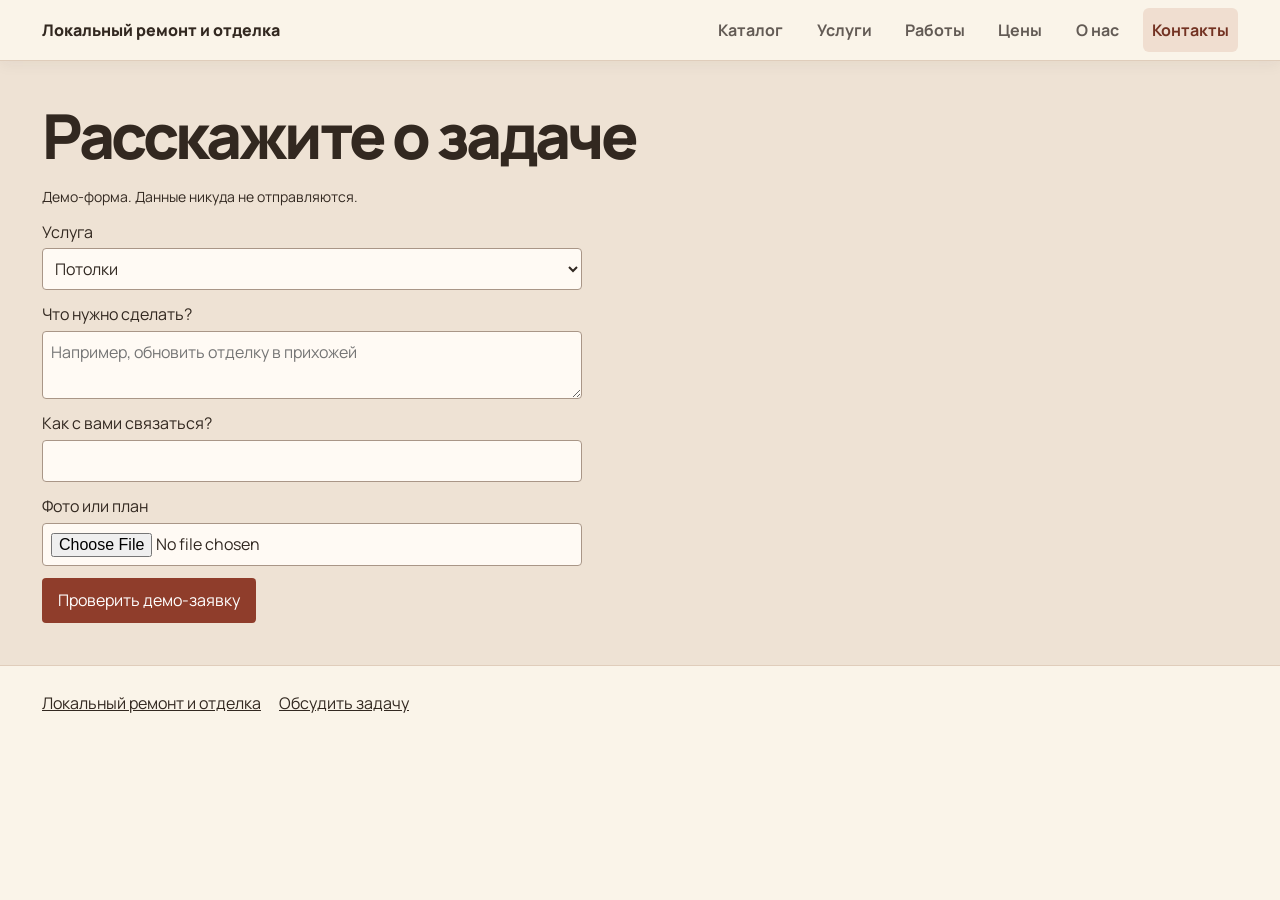
<file: contact.html>
<!doctype html><html lang="ru"><head><meta charset="utf-8"><meta name="viewport" content="width=device-width,initial-scale=1"><title>Контакты</title><style>@import url("https://fonts.googleapis.com/css2?family=Manrope:wght@400;500;600;700;800&display=swap");
#remont-preview{background:#faf5ed;color:#312821;font:15px/1.55 system-ui,sans-serif;overflow:hidden}#remont-preview *{box-sizing:border-box}#remont-preview header,#remont-preview section{padding:clamp(20px,4vw,42px)}#remont-preview header{display:flex;justify-content:space-between;align-items:center;flex-wrap:wrap;gap:12px;padding-block:18px;border-bottom:1px solid #e5d8c8}#remont-preview nav,#remont-preview .actions{display:flex;flex-wrap:wrap;gap:12px 20px;align-items:center}#remont-preview a{color:inherit}#remont-preview h1,#remont-preview h2{font-family:Georgia,serif;font-weight:400;line-height:1.08;margin:0 0 16px}#remont-preview h1{font-size:clamp(33px,5vw,58px)}#remont-preview h2{font-size:clamp(25px,4vw,40px)}#remont-preview p{margin:0 0 18px}#remont-preview .hero{display:grid;grid-template-columns:1fr 1.05fr;gap:28px;align-items:center}#remont-preview figure{margin:0}#remont-preview img{display:block;width:100%;aspect-ratio:1.24;object-fit:cover;border-radius:5px}#remont-preview figcaption{font-size:12px;margin-top:5px}#remont-preview .primary{display:inline-block;background:#8f3d2b;color:#fff;padding:10px 16px;border:0;border-radius:4px;text-decoration:none;font:inherit}#remont-preview .services{display:grid;grid-template-columns:repeat(3,1fr);gap:12px}#remont-preview details{background:#eee2d4;padding:14px}#remont-preview details p{margin:12px 0 0}#remont-preview summary{font-weight:600}#remont-preview .band{background:#eee2d4}#remont-preview form{display:grid;gap:12px;max-width:540px}#remont-preview label{display:grid;gap:4px}#remont-preview input,#remont-preview select,#remont-preview textarea{width:100%;min-width:0;font:inherit;padding:8px;border:1px solid #a99687;border-radius:4px;background:#fffaf4;color:#312821}#remont-preview button{justify-self:start}#remont-preview [hidden]{display:none}@media(max-width:650px){#remont-preview .hero,#remont-preview .services{grid-template-columns:1fr}}
#remont-preview .hero{position:relative;isolation:isolate;display:flex;align-items:flex-end;min-height:475px;color:#fffaf4;background:#30231d}
#remont-preview .hero::after{content:"";position:absolute;inset:0;z-index:-1;background:linear-gradient(90deg,rgba(27,19,14,.9),rgba(27,19,14,.75) 32%,rgba(27,19,14,.32) 65%,transparent),linear-gradient(0deg,rgba(27,19,14,.46),transparent 42%);pointer-events:none}
#remont-preview .hero>div{max-width:530px;padding-bottom:15px}
#remont-preview .hero figure{position:absolute;inset:0;z-index:-2}
#remont-preview .hero img{width:100%;height:100%;aspect-ratio:auto;object-position:center 38%;border-radius:0}
#remont-preview .hero figcaption{position:absolute;z-index:1;right:12px;bottom:8px;margin:0;padding:2px 6px;color:#fffaf4;background:#30231d}
#remont-preview .hero .primary{background:#a44732}
@media(max-width:650px){#remont-preview .hero{min-height:420px}#remont-preview .hero::after{background:linear-gradient(0deg,rgba(27,19,14,.96),rgba(27,19,14,.76) 35%,rgba(27,19,14,.23) 75%,transparent)}#remont-preview .hero img{object-position:55% center}#remont-preview .hero>div{padding-bottom:21px}}
#remont-preview{font-family:Manrope,system-ui,sans-serif}
#remont-preview h1,#remont-preview h2{font-family:inherit;font-weight:800;letter-spacing:-.055em}
#remont-preview h1{font-size:clamp(34px,5.4vw,62px)}
#remont-preview h2{font-size:clamp(28px,4.2vw,46px)}
#remont-preview .hero>div{max-width:580px}
#remont-preview .choices{padding-block:clamp(32px,6vw,62px)}
#remont-preview .services{gap:0;border-top:1px solid #d4c1af}
#remont-preview details{background:none;padding:17px 14px 20px 0;border-bottom:1px solid #d4c1af}
#remont-preview details+details{padding-left:14px;border-left:1px solid #d4c1af}
#remont-preview summary{font-size:clamp(16px,2.1vw,21px);font-weight:800}
#remont-preview details small{display:block;color:#684a3e;margin:8px 0 0}
#remont-preview .case-preview{display:grid;grid-template-columns:1.2fr 1fr;gap:25px;align-items:center;background:#e9d7c6}
#remont-preview .case-photo{min-height:265px;background-position:center 24%;background-size:cover;border-radius:5px}
#remont-preview .case-preview small{display:block;margin-bottom:10px;color:#633f33}
#remont-preview .case-preview dl{margin:0}
#remont-preview .case-preview dl div{display:grid;grid-template-columns:100px 1fr;gap:8px;padding:8px 0;border-top:1px solid #c9ac98}
#remont-preview dt{font-weight:800}
#remont-preview dd{margin:0}
#remont-preview .price-list{display:flex;flex-wrap:wrap;gap:8px 24px;padding-left:20px;margin:0}
@media(max-width:650px){#remont-preview details+details{padding-left:0;border-left:0}#remont-preview .case-preview{grid-template-columns:1fr}#remont-preview .case-photo{min-height:190px}}
#remont-preview{--paper:#faf4e9;--ink:#322820;--clay:#883e2e;background:var(--paper);color:var(--ink)}
#remont-preview header{border:0}
#remont-preview .hero{min-height:clamp(410px,54vw,570px);border-radius:0 0 38px 0;overflow:hidden;align-items:center}
#remont-preview .hero>div{max-width:710px;padding:0}
#remont-preview .hero h1{font-weight:800;letter-spacing:-.055em;max-width:680px}
#remont-preview .hero h1 em{display:block;font:italic 400 1.05em/1.04 Georgia,serif;letter-spacing:-.055em;color:#f3cdb1}
#remont-preview .hero .primary{background:#f6d7bd;color:#39251f;font-weight:800}
#remont-preview .hero .actions a+a{font-weight:700;text-underline-offset:5px}
#remont-preview .choices>p{max-width:520px}
#remont-preview .choice-grid{display:grid;grid-template-columns:1.25fr 1fr;gap:16px}
#remont-preview .choice{background:#fffaf2;border:1px solid #e0cdbb;border-radius:5px 5px 20px 5px;overflow:hidden}
#remont-preview .choice-media{min-height:210px;position:relative;background:#e4c5ad center 23%/cover}
#remont-preview .swatches{display:grid;grid-template-columns:repeat(3,1fr);padding:25px 13%;gap:9px;align-items:center;background:#eadbcb}
#remont-preview .swatches span{height:124px;border-radius:80px 80px 5px 5px;box-shadow:0 8px 17px #452b242b;background:#f2e6d1}
#remont-preview .swatches span:nth-child(2){background:repeating-linear-gradient(96deg,#ac7f58 0 3px,#be936d 4px 12px)}
#remont-preview .swatches span:nth-child(3){background:#a85542}
#remont-preview .choice-content{padding:20px}
#remont-preview .choice-content h3{font-size:clamp(21px,3vw,29px);letter-spacing:-.035em;margin:0 0 8px}
#remont-preview .choice-content p{margin-bottom:10px}
#remont-preview .choice-content a{font-weight:800;color:var(--clay);display:inline-block;padding-block:6px;text-underline-offset:4px}
#remont-preview .choice-content a+a{margin-left:12px}
@media(max-width:650px){#remont-preview .choice-grid{grid-template-columns:1fr}#remont-preview .hero{align-items:flex-end;min-height:410px;border-bottom-right-radius:26px}#remont-preview .hero>div{padding-bottom:24px}#remont-preview .choice-media{min-height:160px}}
</style><style>body{margin:0;background:#faf4e9}#remont-preview{max-width:1440px;margin:auto;font-size:16px}#remont-preview .brand{font-weight:800;text-decoration:none}#remont-preview footer{padding:25px clamp(20px,4vw,42px);display:flex;gap:18px;flex-wrap:wrap;border-top:1px solid #e0cdbb}#remont-preview .detail{max-width:930px;margin:auto;min-height:440px}#remont-preview .detail p{max-width:68ch}#remont-preview .service-links{margin-top:18px;display:flex;flex-wrap:wrap;gap:16px}#remont-preview .service-links a{font-weight:700}#remont-preview .demo-note{font-size:14px;margin:0}</style><link rel="stylesheet" href="./site-navigation.css"><script src="./site-current-navigation.js" defer></script></head><body><div id="remont-preview"><header class="site-header"><a class="brand" href="./">Локальный ремонт и отделка</a><nav aria-label="Основная навигация"><a href="./ceilings.html#ceiling-catalog">Каталог</a><a href="./#remont-services">Услуги</a><a href="./portfolio.html">Работы</a><a href="./prices.html">Цены</a><a href="./about.html">О нас</a><a href="./contact.html">Контакты</a></nav></header><main><section class="band" id="remont-request"><h1>Расскажите о задаче</h1><form><p class="demo-note">Демо-форма. Данные никуда не отправляются.</p><label>Услуга<select name="service"><option>Потолки</option><option>Локальный ремонт</option><option>Отделка</option></select></label><label>Что нужно сделать?<textarea rows="2" placeholder="Например, обновить отделку в прихожей" required></textarea></label><label>Как с вами связаться?<input type="text" autocomplete="off" required></label><label>Фото или план <input type="file" accept="image/*,.pdf"></label><button class="primary" type="submit">Проверить демо-заявку</button><p role="status" hidden>Поля заполнены. Данные остаются в прототипе.</p></form></section><script>
(() => {
  const preview = document.getElementById('remont-preview');
  const form = preview.querySelector('form'); const selected = new URLSearchParams(location.search).get('service'); if (Array.from(form.elements.service.options).some(option => option.value === selected)) form.elements.service.value = selected;
  for (const link of preview.querySelectorAll('[data-service]')) {
    link.addEventListener('click', () => { form.elements.service.value = link.dataset.service; });
  }
  form.addEventListener('submit', (event) => {
    event.preventDefault();
    form.querySelector('[role="status"]').hidden = false;
  });
})();
</script></main><footer><a href="./">Локальный ремонт и отделка</a><a href="./contact.html">Обсудить задачу</a></footer></div></body></html>
</file>
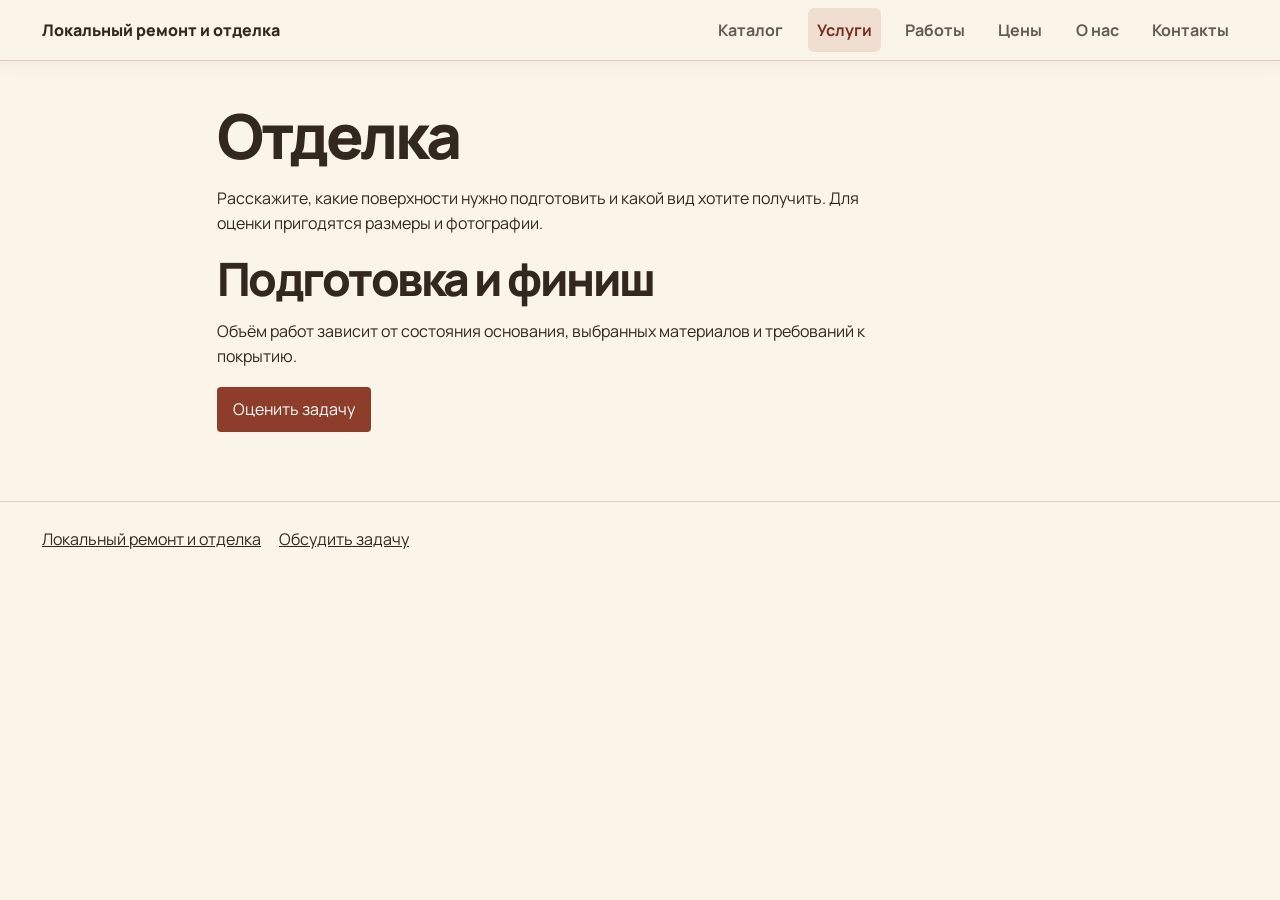
<file: finishing.html>
<!doctype html><html lang="ru"><head><meta charset="utf-8"><meta name="viewport" content="width=device-width,initial-scale=1"><title>Отделка</title><style>@import url("https://fonts.googleapis.com/css2?family=Manrope:wght@400;500;600;700;800&display=swap");
#remont-preview{background:#faf5ed;color:#312821;font:15px/1.55 system-ui,sans-serif;overflow:hidden}#remont-preview *{box-sizing:border-box}#remont-preview header,#remont-preview section{padding:clamp(20px,4vw,42px)}#remont-preview header{display:flex;justify-content:space-between;align-items:center;flex-wrap:wrap;gap:12px;padding-block:18px;border-bottom:1px solid #e5d8c8}#remont-preview nav,#remont-preview .actions{display:flex;flex-wrap:wrap;gap:12px 20px;align-items:center}#remont-preview a{color:inherit}#remont-preview h1,#remont-preview h2{font-family:Georgia,serif;font-weight:400;line-height:1.08;margin:0 0 16px}#remont-preview h1{font-size:clamp(33px,5vw,58px)}#remont-preview h2{font-size:clamp(25px,4vw,40px)}#remont-preview p{margin:0 0 18px}#remont-preview .hero{display:grid;grid-template-columns:1fr 1.05fr;gap:28px;align-items:center}#remont-preview figure{margin:0}#remont-preview img{display:block;width:100%;aspect-ratio:1.24;object-fit:cover;border-radius:5px}#remont-preview figcaption{font-size:12px;margin-top:5px}#remont-preview .primary{display:inline-block;background:#8f3d2b;color:#fff;padding:10px 16px;border:0;border-radius:4px;text-decoration:none;font:inherit}#remont-preview .services{display:grid;grid-template-columns:repeat(3,1fr);gap:12px}#remont-preview details{background:#eee2d4;padding:14px}#remont-preview details p{margin:12px 0 0}#remont-preview summary{font-weight:600}#remont-preview .band{background:#eee2d4}#remont-preview form{display:grid;gap:12px;max-width:540px}#remont-preview label{display:grid;gap:4px}#remont-preview input,#remont-preview select,#remont-preview textarea{width:100%;min-width:0;font:inherit;padding:8px;border:1px solid #a99687;border-radius:4px;background:#fffaf4;color:#312821}#remont-preview button{justify-self:start}#remont-preview [hidden]{display:none}@media(max-width:650px){#remont-preview .hero,#remont-preview .services{grid-template-columns:1fr}}
#remont-preview .hero{position:relative;isolation:isolate;display:flex;align-items:flex-end;min-height:475px;color:#fffaf4;background:#30231d}
#remont-preview .hero::after{content:"";position:absolute;inset:0;z-index:-1;background:linear-gradient(90deg,rgba(27,19,14,.9),rgba(27,19,14,.75) 32%,rgba(27,19,14,.32) 65%,transparent),linear-gradient(0deg,rgba(27,19,14,.46),transparent 42%);pointer-events:none}
#remont-preview .hero>div{max-width:530px;padding-bottom:15px}
#remont-preview .hero figure{position:absolute;inset:0;z-index:-2}
#remont-preview .hero img{width:100%;height:100%;aspect-ratio:auto;object-position:center 38%;border-radius:0}
#remont-preview .hero figcaption{position:absolute;z-index:1;right:12px;bottom:8px;margin:0;padding:2px 6px;color:#fffaf4;background:#30231d}
#remont-preview .hero .primary{background:#a44732}
@media(max-width:650px){#remont-preview .hero{min-height:420px}#remont-preview .hero::after{background:linear-gradient(0deg,rgba(27,19,14,.96),rgba(27,19,14,.76) 35%,rgba(27,19,14,.23) 75%,transparent)}#remont-preview .hero img{object-position:55% center}#remont-preview .hero>div{padding-bottom:21px}}
#remont-preview{font-family:Manrope,system-ui,sans-serif}
#remont-preview h1,#remont-preview h2{font-family:inherit;font-weight:800;letter-spacing:-.055em}
#remont-preview h1{font-size:clamp(34px,5.4vw,62px)}
#remont-preview h2{font-size:clamp(28px,4.2vw,46px)}
#remont-preview .hero>div{max-width:580px}
#remont-preview .choices{padding-block:clamp(32px,6vw,62px)}
#remont-preview .services{gap:0;border-top:1px solid #d4c1af}
#remont-preview details{background:none;padding:17px 14px 20px 0;border-bottom:1px solid #d4c1af}
#remont-preview details+details{padding-left:14px;border-left:1px solid #d4c1af}
#remont-preview summary{font-size:clamp(16px,2.1vw,21px);font-weight:800}
#remont-preview details small{display:block;color:#684a3e;margin:8px 0 0}
#remont-preview .case-preview{display:grid;grid-template-columns:1.2fr 1fr;gap:25px;align-items:center;background:#e9d7c6}
#remont-preview .case-photo{min-height:265px;background-position:center 24%;background-size:cover;border-radius:5px}
#remont-preview .case-preview small{display:block;margin-bottom:10px;color:#633f33}
#remont-preview .case-preview dl{margin:0}
#remont-preview .case-preview dl div{display:grid;grid-template-columns:100px 1fr;gap:8px;padding:8px 0;border-top:1px solid #c9ac98}
#remont-preview dt{font-weight:800}
#remont-preview dd{margin:0}
#remont-preview .price-list{display:flex;flex-wrap:wrap;gap:8px 24px;padding-left:20px;margin:0}
@media(max-width:650px){#remont-preview details+details{padding-left:0;border-left:0}#remont-preview .case-preview{grid-template-columns:1fr}#remont-preview .case-photo{min-height:190px}}
#remont-preview{--paper:#faf4e9;--ink:#322820;--clay:#883e2e;background:var(--paper);color:var(--ink)}
#remont-preview header{border:0}
#remont-preview .hero{min-height:clamp(410px,54vw,570px);border-radius:0 0 38px 0;overflow:hidden;align-items:center}
#remont-preview .hero>div{max-width:710px;padding:0}
#remont-preview .hero h1{font-weight:800;letter-spacing:-.055em;max-width:680px}
#remont-preview .hero h1 em{display:block;font:italic 400 1.05em/1.04 Georgia,serif;letter-spacing:-.055em;color:#f3cdb1}
#remont-preview .hero .primary{background:#f6d7bd;color:#39251f;font-weight:800}
#remont-preview .hero .actions a+a{font-weight:700;text-underline-offset:5px}
#remont-preview .choices>p{max-width:520px}
#remont-preview .choice-grid{display:grid;grid-template-columns:1.25fr 1fr;gap:16px}
#remont-preview .choice{background:#fffaf2;border:1px solid #e0cdbb;border-radius:5px 5px 20px 5px;overflow:hidden}
#remont-preview .choice-media{min-height:210px;position:relative;background:#e4c5ad center 23%/cover}
#remont-preview .swatches{display:grid;grid-template-columns:repeat(3,1fr);padding:25px 13%;gap:9px;align-items:center;background:#eadbcb}
#remont-preview .swatches span{height:124px;border-radius:80px 80px 5px 5px;box-shadow:0 8px 17px #452b242b;background:#f2e6d1}
#remont-preview .swatches span:nth-child(2){background:repeating-linear-gradient(96deg,#ac7f58 0 3px,#be936d 4px 12px)}
#remont-preview .swatches span:nth-child(3){background:#a85542}
#remont-preview .choice-content{padding:20px}
#remont-preview .choice-content h3{font-size:clamp(21px,3vw,29px);letter-spacing:-.035em;margin:0 0 8px}
#remont-preview .choice-content p{margin-bottom:10px}
#remont-preview .choice-content a{font-weight:800;color:var(--clay);display:inline-block;padding-block:6px;text-underline-offset:4px}
#remont-preview .choice-content a+a{margin-left:12px}
@media(max-width:650px){#remont-preview .choice-grid{grid-template-columns:1fr}#remont-preview .hero{align-items:flex-end;min-height:410px;border-bottom-right-radius:26px}#remont-preview .hero>div{padding-bottom:24px}#remont-preview .choice-media{min-height:160px}}
</style><style>body{margin:0;background:#faf4e9}#remont-preview{max-width:1440px;margin:auto;font-size:16px}#remont-preview .brand{font-weight:800;text-decoration:none}#remont-preview footer{padding:25px clamp(20px,4vw,42px);display:flex;gap:18px;flex-wrap:wrap;border-top:1px solid #e0cdbb}#remont-preview .detail{max-width:930px;margin:auto;min-height:440px}#remont-preview .detail p{max-width:68ch}#remont-preview .service-links{margin-top:18px;display:flex;flex-wrap:wrap;gap:16px}#remont-preview .service-links a{font-weight:700}#remont-preview .demo-note{font-size:14px;margin:0}</style><link rel="stylesheet" href="./site-navigation.css"><script src="./site-current-navigation.js" defer></script></head><body><div id="remont-preview"><header class="site-header"><a class="brand" href="./">Локальный ремонт и отделка</a><nav aria-label="Основная навигация"><a href="./ceilings.html#ceiling-catalog">Каталог</a><a href="./#remont-services">Услуги</a><a href="./portfolio.html">Работы</a><a href="./prices.html">Цены</a><a href="./about.html">О нас</a><a href="./contact.html">Контакты</a></nav></header><main><section class="detail"><h1>Отделка</h1><p>Расскажите, какие поверхности нужно подготовить и какой вид хотите получить. Для оценки пригодятся размеры и фотографии.</p><h2>Подготовка и финиш</h2><p>Объём работ зависит от состояния основания, выбранных материалов и требований к покрытию.</p><a class="primary" href="./contact.html?service=%D0%9E%D1%82%D0%B4%D0%B5%D0%BB%D0%BA%D0%B0">Оценить задачу</a></section></main><footer><a href="./">Локальный ремонт и отделка</a><a href="./contact.html">Обсудить задачу</a></footer></div></body></html>
</file>
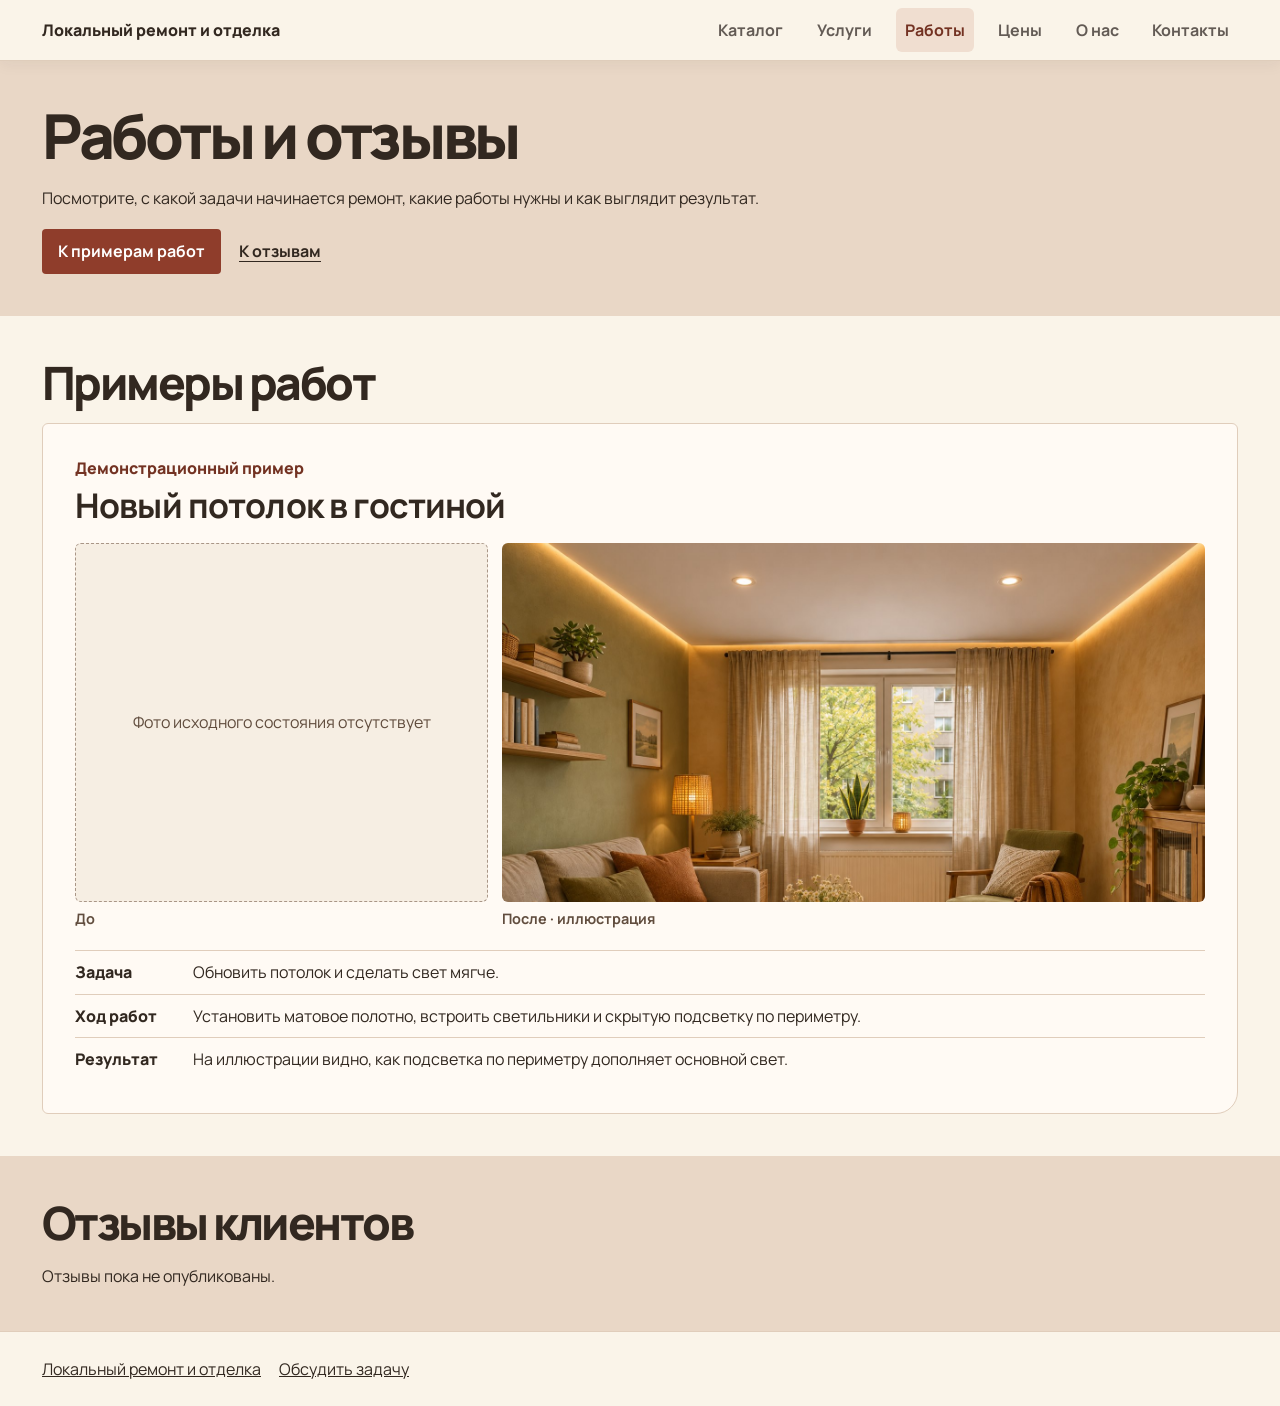
<file: portfolio.html>
<!doctype html><html lang="ru"><head><meta charset="utf-8"><meta name="viewport" content="width=device-width,initial-scale=1"><title>Работы</title><style>@import url("https://fonts.googleapis.com/css2?family=Manrope:wght@400;500;600;700;800&display=swap");
#remont-preview{background:#faf5ed;color:#312821;font:15px/1.55 system-ui,sans-serif;overflow:hidden}#remont-preview *{box-sizing:border-box}#remont-preview header,#remont-preview section{padding:clamp(20px,4vw,42px)}#remont-preview header{display:flex;justify-content:space-between;align-items:center;flex-wrap:wrap;gap:12px;padding-block:18px;border-bottom:1px solid #e5d8c8}#remont-preview nav,#remont-preview .actions{display:flex;flex-wrap:wrap;gap:12px 20px;align-items:center}#remont-preview a{color:inherit}#remont-preview h1,#remont-preview h2{font-family:Georgia,serif;font-weight:400;line-height:1.08;margin:0 0 16px}#remont-preview h1{font-size:clamp(33px,5vw,58px)}#remont-preview h2{font-size:clamp(25px,4vw,40px)}#remont-preview p{margin:0 0 18px}#remont-preview .hero{display:grid;grid-template-columns:1fr 1.05fr;gap:28px;align-items:center}#remont-preview figure{margin:0}#remont-preview img{display:block;width:100%;aspect-ratio:1.24;object-fit:cover;border-radius:5px}#remont-preview figcaption{font-size:12px;margin-top:5px}#remont-preview .primary{display:inline-block;background:#8f3d2b;color:#fff;padding:10px 16px;border:0;border-radius:4px;text-decoration:none;font:inherit}#remont-preview .services{display:grid;grid-template-columns:repeat(3,1fr);gap:12px}#remont-preview details{background:#eee2d4;padding:14px}#remont-preview details p{margin:12px 0 0}#remont-preview summary{font-weight:600}#remont-preview .band{background:#eee2d4}#remont-preview form{display:grid;gap:12px;max-width:540px}#remont-preview label{display:grid;gap:4px}#remont-preview input,#remont-preview select,#remont-preview textarea{width:100%;min-width:0;font:inherit;padding:8px;border:1px solid #a99687;border-radius:4px;background:#fffaf4;color:#312821}#remont-preview button{justify-self:start}#remont-preview [hidden]{display:none}@media(max-width:650px){#remont-preview .hero,#remont-preview .services{grid-template-columns:1fr}}
#remont-preview .hero{position:relative;isolation:isolate;display:flex;align-items:flex-end;min-height:475px;color:#fffaf4;background:#30231d}
#remont-preview .hero::after{content:"";position:absolute;inset:0;z-index:-1;background:linear-gradient(90deg,rgba(27,19,14,.9),rgba(27,19,14,.75) 32%,rgba(27,19,14,.32) 65%,transparent),linear-gradient(0deg,rgba(27,19,14,.46),transparent 42%);pointer-events:none}
#remont-preview .hero>div{max-width:530px;padding-bottom:15px}
#remont-preview .hero figure{position:absolute;inset:0;z-index:-2}
#remont-preview .hero img{width:100%;height:100%;aspect-ratio:auto;object-position:center 38%;border-radius:0}
#remont-preview .hero figcaption{position:absolute;z-index:1;right:12px;bottom:8px;margin:0;padding:2px 6px;color:#fffaf4;background:#30231d}
#remont-preview .hero .primary{background:#a44732}
@media(max-width:650px){#remont-preview .hero{min-height:420px}#remont-preview .hero::after{background:linear-gradient(0deg,rgba(27,19,14,.96),rgba(27,19,14,.76) 35%,rgba(27,19,14,.23) 75%,transparent)}#remont-preview .hero img{object-position:55% center}#remont-preview .hero>div{padding-bottom:21px}}
#remont-preview{font-family:Manrope,system-ui,sans-serif}
#remont-preview h1,#remont-preview h2{font-family:inherit;font-weight:800;letter-spacing:-.055em}
#remont-preview h1{font-size:clamp(34px,5.4vw,62px)}
#remont-preview h2{font-size:clamp(28px,4.2vw,46px)}
#remont-preview .hero>div{max-width:580px}
#remont-preview .choices{padding-block:clamp(32px,6vw,62px)}
#remont-preview .services{gap:0;border-top:1px solid #d4c1af}
#remont-preview details{background:none;padding:17px 14px 20px 0;border-bottom:1px solid #d4c1af}
#remont-preview details+details{padding-left:14px;border-left:1px solid #d4c1af}
#remont-preview summary{font-size:clamp(16px,2.1vw,21px);font-weight:800}
#remont-preview details small{display:block;color:#684a3e;margin:8px 0 0}
#remont-preview .case-preview{display:grid;grid-template-columns:1.2fr 1fr;gap:25px;align-items:center;background:#e9d7c6}
#remont-preview .case-photo{min-height:265px;background-position:center 24%;background-size:cover;border-radius:5px}
#remont-preview .case-preview small{display:block;margin-bottom:10px;color:#633f33}
#remont-preview .case-preview dl{margin:0}
#remont-preview .case-preview dl div{display:grid;grid-template-columns:100px 1fr;gap:8px;padding:8px 0;border-top:1px solid #c9ac98}
#remont-preview dt{font-weight:800}
#remont-preview dd{margin:0}
#remont-preview .price-list{display:flex;flex-wrap:wrap;gap:8px 24px;padding-left:20px;margin:0}
@media(max-width:650px){#remont-preview details+details{padding-left:0;border-left:0}#remont-preview .case-preview{grid-template-columns:1fr}#remont-preview .case-photo{min-height:190px}}
#remont-preview{--paper:#faf4e9;--ink:#322820;--clay:#883e2e;background:var(--paper);color:var(--ink)}
#remont-preview header{border:0}
#remont-preview .hero{min-height:clamp(410px,54vw,570px);border-radius:0 0 38px 0;overflow:hidden;align-items:center}
#remont-preview .hero>div{max-width:710px;padding:0}
#remont-preview .hero h1{font-weight:800;letter-spacing:-.055em;max-width:680px}
#remont-preview .hero h1 em{display:block;font:italic 400 1.05em/1.04 Georgia,serif;letter-spacing:-.055em;color:#f3cdb1}
#remont-preview .hero .primary{background:#f6d7bd;color:#39251f;font-weight:800}
#remont-preview .hero .actions a+a{font-weight:700;text-underline-offset:5px}
#remont-preview .choices>p{max-width:520px}
#remont-preview .choice-grid{display:grid;grid-template-columns:1.25fr 1fr;gap:16px}
#remont-preview .choice{background:#fffaf2;border:1px solid #e0cdbb;border-radius:5px 5px 20px 5px;overflow:hidden}
#remont-preview .choice-media{min-height:210px;position:relative;background:#e4c5ad center 23%/cover}
#remont-preview .swatches{display:grid;grid-template-columns:repeat(3,1fr);padding:25px 13%;gap:9px;align-items:center;background:#eadbcb}
#remont-preview .swatches span{height:124px;border-radius:80px 80px 5px 5px;box-shadow:0 8px 17px #452b242b;background:#f2e6d1}
#remont-preview .swatches span:nth-child(2){background:repeating-linear-gradient(96deg,#ac7f58 0 3px,#be936d 4px 12px)}
#remont-preview .swatches span:nth-child(3){background:#a85542}
#remont-preview .choice-content{padding:20px}
#remont-preview .choice-content h3{font-size:clamp(21px,3vw,29px);letter-spacing:-.035em;margin:0 0 8px}
#remont-preview .choice-content p{margin-bottom:10px}
#remont-preview .choice-content a{font-weight:800;color:var(--clay);display:inline-block;padding-block:6px;text-underline-offset:4px}
#remont-preview .choice-content a+a{margin-left:12px}
@media(max-width:650px){#remont-preview .choice-grid{grid-template-columns:1fr}#remont-preview .hero{align-items:flex-end;min-height:410px;border-bottom-right-radius:26px}#remont-preview .hero>div{padding-bottom:24px}#remont-preview .choice-media{min-height:160px}}
</style><style>body{margin:0;background:#faf4e9}#remont-preview{max-width:1440px;margin:auto;font-size:16px}#remont-preview .brand{font-weight:800;text-decoration:none}#remont-preview footer{padding:25px clamp(20px,4vw,42px);display:flex;gap:18px;flex-wrap:wrap;border-top:1px solid #e0cdbb}#remont-preview .detail{max-width:930px;margin:auto;min-height:440px}#remont-preview .detail p{max-width:68ch}#remont-preview .service-links{margin-top:18px;display:flex;flex-wrap:wrap;gap:16px}#remont-preview .service-links a{font-weight:700}#remont-preview .demo-note{font-size:14px;margin:0}</style><link rel="stylesheet" href="./site-navigation.css"><link rel="stylesheet" href="./portfolio.css"><script src="./site-current-navigation.js" defer></script></head><body><div id="remont-preview"><header class="site-header"><a class="brand" href="./">Локальный ремонт и отделка</a><nav aria-label="Основная навигация"><a href="./ceilings.html#ceiling-catalog">Каталог</a><a href="./#remont-services">Услуги</a><a href="./portfolio.html">Работы</a><a href="./prices.html">Цены</a><a href="./about.html">О нас</a><a href="./contact.html">Контакты</a></nav></header><main><section class="work-intro">
  <h1>Работы и отзывы</h1>
  <p>Посмотрите, с какой задачи начинается ремонт, какие работы нужны и как выглядит результат.</p>
  <div class="work-links">
    <a class="primary" href="#remont-works">К примерам работ</a>
    <a href="#client-reviews">К отзывам</a>
  </div>
</section>
<section class="work-section" id="remont-works" aria-labelledby="work-title">
  <h2 id="work-title">Примеры работ</h2>
  <article class="work-card" aria-labelledby="living-room-title">
    <p class="work-example-label">Демонстрационный пример</p>
    <h3 id="living-room-title">Новый потолок в гостиной</h3>
    <div class="work-photos">
      <figure>
        <div class="work-photo-empty">Фото исходного состояния отсутствует</div>
        <figcaption>До</figcaption>
      </figure>
      <figure>
        <img src="./living-room-plants.jpg" width="1536" height="1024" alt="Гостиная с матовым потолком, встроенными светильниками и подсветкой по периметру">
        <figcaption>После · иллюстрация</figcaption>
      </figure>
    </div>
    <dl class="work-steps">
      <div><dt>Задача</dt><dd>Обновить потолок и сделать свет мягче.</dd></div>
      <div><dt>Ход работ</dt><dd>Установить матовое полотно, встроить светильники и скрытую подсветку по периметру.</dd></div>
      <div><dt>Результат</dt><dd>На иллюстрации видно, как подсветка по периметру дополняет основной свет.</dd></div>
    </dl>
  </article>
</section>
<section class="work-reviews" id="client-reviews" aria-labelledby="reviews-title">
  <h2 id="reviews-title">Отзывы клиентов</h2>
  <p>Отзывы пока не опубликованы.</p>
</section></main><footer><a href="./">Локальный ремонт и отделка</a><a href="./contact.html">Обсудить задачу</a></footer></div></body></html>
</file>
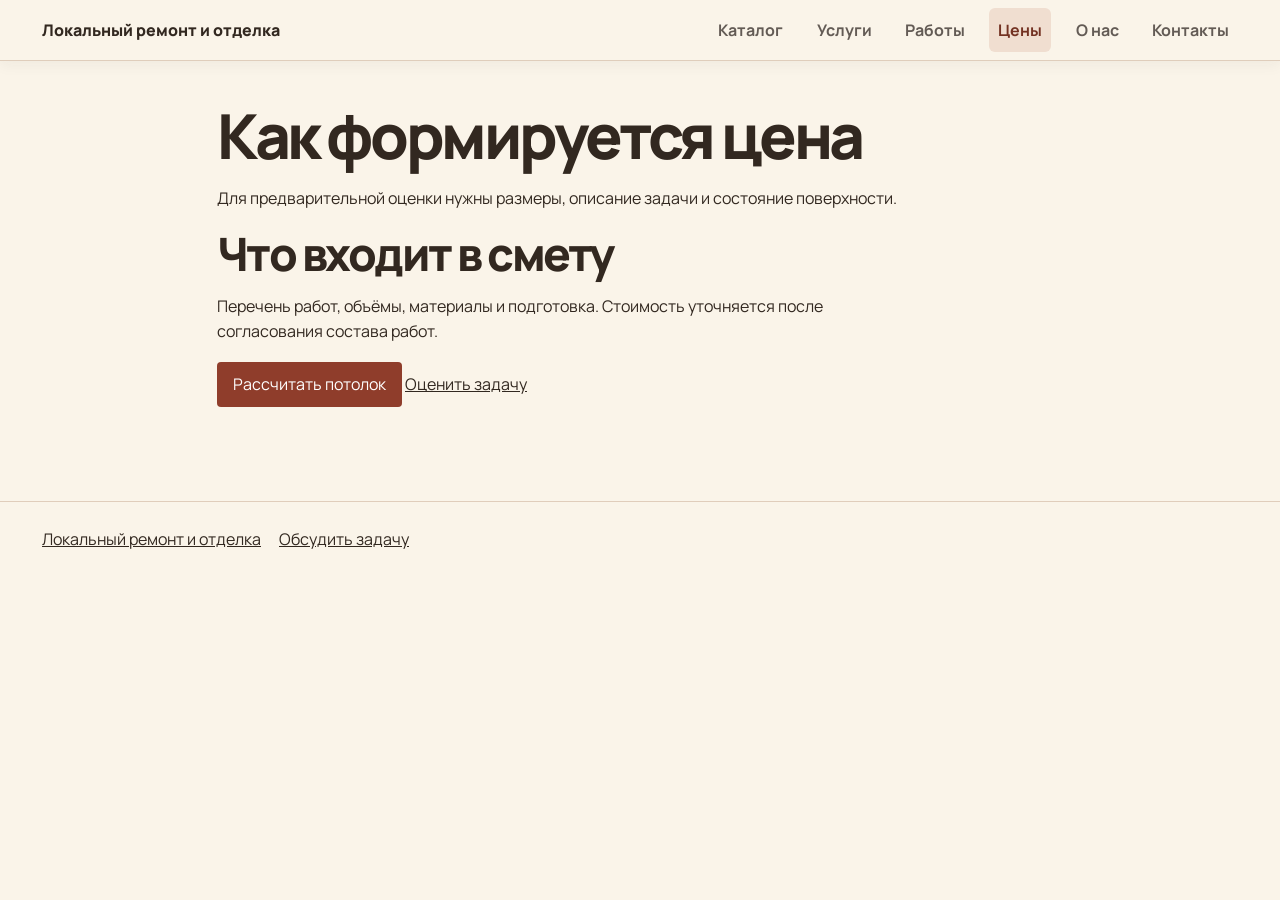
<file: prices.html>
<!doctype html><html lang="ru"><head><meta charset="utf-8"><meta name="viewport" content="width=device-width,initial-scale=1"><title>Как формируется цена</title><style>@import url("https://fonts.googleapis.com/css2?family=Manrope:wght@400;500;600;700;800&display=swap");
#remont-preview{background:#faf5ed;color:#312821;font:15px/1.55 system-ui,sans-serif;overflow:hidden}#remont-preview *{box-sizing:border-box}#remont-preview header,#remont-preview section{padding:clamp(20px,4vw,42px)}#remont-preview header{display:flex;justify-content:space-between;align-items:center;flex-wrap:wrap;gap:12px;padding-block:18px;border-bottom:1px solid #e5d8c8}#remont-preview nav,#remont-preview .actions{display:flex;flex-wrap:wrap;gap:12px 20px;align-items:center}#remont-preview a{color:inherit}#remont-preview h1,#remont-preview h2{font-family:Georgia,serif;font-weight:400;line-height:1.08;margin:0 0 16px}#remont-preview h1{font-size:clamp(33px,5vw,58px)}#remont-preview h2{font-size:clamp(25px,4vw,40px)}#remont-preview p{margin:0 0 18px}#remont-preview .hero{display:grid;grid-template-columns:1fr 1.05fr;gap:28px;align-items:center}#remont-preview figure{margin:0}#remont-preview img{display:block;width:100%;aspect-ratio:1.24;object-fit:cover;border-radius:5px}#remont-preview figcaption{font-size:12px;margin-top:5px}#remont-preview .primary{display:inline-block;background:#8f3d2b;color:#fff;padding:10px 16px;border:0;border-radius:4px;text-decoration:none;font:inherit}#remont-preview .services{display:grid;grid-template-columns:repeat(3,1fr);gap:12px}#remont-preview details{background:#eee2d4;padding:14px}#remont-preview details p{margin:12px 0 0}#remont-preview summary{font-weight:600}#remont-preview .band{background:#eee2d4}#remont-preview form{display:grid;gap:12px;max-width:540px}#remont-preview label{display:grid;gap:4px}#remont-preview input,#remont-preview select,#remont-preview textarea{width:100%;min-width:0;font:inherit;padding:8px;border:1px solid #a99687;border-radius:4px;background:#fffaf4;color:#312821}#remont-preview button{justify-self:start}#remont-preview [hidden]{display:none}@media(max-width:650px){#remont-preview .hero,#remont-preview .services{grid-template-columns:1fr}}
#remont-preview .hero{position:relative;isolation:isolate;display:flex;align-items:flex-end;min-height:475px;color:#fffaf4;background:#30231d}
#remont-preview .hero::after{content:"";position:absolute;inset:0;z-index:-1;background:linear-gradient(90deg,rgba(27,19,14,.9),rgba(27,19,14,.75) 32%,rgba(27,19,14,.32) 65%,transparent),linear-gradient(0deg,rgba(27,19,14,.46),transparent 42%);pointer-events:none}
#remont-preview .hero>div{max-width:530px;padding-bottom:15px}
#remont-preview .hero figure{position:absolute;inset:0;z-index:-2}
#remont-preview .hero img{width:100%;height:100%;aspect-ratio:auto;object-position:center 38%;border-radius:0}
#remont-preview .hero figcaption{position:absolute;z-index:1;right:12px;bottom:8px;margin:0;padding:2px 6px;color:#fffaf4;background:#30231d}
#remont-preview .hero .primary{background:#a44732}
@media(max-width:650px){#remont-preview .hero{min-height:420px}#remont-preview .hero::after{background:linear-gradient(0deg,rgba(27,19,14,.96),rgba(27,19,14,.76) 35%,rgba(27,19,14,.23) 75%,transparent)}#remont-preview .hero img{object-position:55% center}#remont-preview .hero>div{padding-bottom:21px}}
#remont-preview{font-family:Manrope,system-ui,sans-serif}
#remont-preview h1,#remont-preview h2{font-family:inherit;font-weight:800;letter-spacing:-.055em}
#remont-preview h1{font-size:clamp(34px,5.4vw,62px)}
#remont-preview h2{font-size:clamp(28px,4.2vw,46px)}
#remont-preview .hero>div{max-width:580px}
#remont-preview .choices{padding-block:clamp(32px,6vw,62px)}
#remont-preview .services{gap:0;border-top:1px solid #d4c1af}
#remont-preview details{background:none;padding:17px 14px 20px 0;border-bottom:1px solid #d4c1af}
#remont-preview details+details{padding-left:14px;border-left:1px solid #d4c1af}
#remont-preview summary{font-size:clamp(16px,2.1vw,21px);font-weight:800}
#remont-preview details small{display:block;color:#684a3e;margin:8px 0 0}
#remont-preview .case-preview{display:grid;grid-template-columns:1.2fr 1fr;gap:25px;align-items:center;background:#e9d7c6}
#remont-preview .case-photo{min-height:265px;background-position:center 24%;background-size:cover;border-radius:5px}
#remont-preview .case-preview small{display:block;margin-bottom:10px;color:#633f33}
#remont-preview .case-preview dl{margin:0}
#remont-preview .case-preview dl div{display:grid;grid-template-columns:100px 1fr;gap:8px;padding:8px 0;border-top:1px solid #c9ac98}
#remont-preview dt{font-weight:800}
#remont-preview dd{margin:0}
#remont-preview .price-list{display:flex;flex-wrap:wrap;gap:8px 24px;padding-left:20px;margin:0}
@media(max-width:650px){#remont-preview details+details{padding-left:0;border-left:0}#remont-preview .case-preview{grid-template-columns:1fr}#remont-preview .case-photo{min-height:190px}}
#remont-preview{--paper:#faf4e9;--ink:#322820;--clay:#883e2e;background:var(--paper);color:var(--ink)}
#remont-preview header{border:0}
#remont-preview .hero{min-height:clamp(410px,54vw,570px);border-radius:0 0 38px 0;overflow:hidden;align-items:center}
#remont-preview .hero>div{max-width:710px;padding:0}
#remont-preview .hero h1{font-weight:800;letter-spacing:-.055em;max-width:680px}
#remont-preview .hero h1 em{display:block;font:italic 400 1.05em/1.04 Georgia,serif;letter-spacing:-.055em;color:#f3cdb1}
#remont-preview .hero .primary{background:#f6d7bd;color:#39251f;font-weight:800}
#remont-preview .hero .actions a+a{font-weight:700;text-underline-offset:5px}
#remont-preview .choices>p{max-width:520px}
#remont-preview .choice-grid{display:grid;grid-template-columns:1.25fr 1fr;gap:16px}
#remont-preview .choice{background:#fffaf2;border:1px solid #e0cdbb;border-radius:5px 5px 20px 5px;overflow:hidden}
#remont-preview .choice-media{min-height:210px;position:relative;background:#e4c5ad center 23%/cover}
#remont-preview .swatches{display:grid;grid-template-columns:repeat(3,1fr);padding:25px 13%;gap:9px;align-items:center;background:#eadbcb}
#remont-preview .swatches span{height:124px;border-radius:80px 80px 5px 5px;box-shadow:0 8px 17px #452b242b;background:#f2e6d1}
#remont-preview .swatches span:nth-child(2){background:repeating-linear-gradient(96deg,#ac7f58 0 3px,#be936d 4px 12px)}
#remont-preview .swatches span:nth-child(3){background:#a85542}
#remont-preview .choice-content{padding:20px}
#remont-preview .choice-content h3{font-size:clamp(21px,3vw,29px);letter-spacing:-.035em;margin:0 0 8px}
#remont-preview .choice-content p{margin-bottom:10px}
#remont-preview .choice-content a{font-weight:800;color:var(--clay);display:inline-block;padding-block:6px;text-underline-offset:4px}
#remont-preview .choice-content a+a{margin-left:12px}
@media(max-width:650px){#remont-preview .choice-grid{grid-template-columns:1fr}#remont-preview .hero{align-items:flex-end;min-height:410px;border-bottom-right-radius:26px}#remont-preview .hero>div{padding-bottom:24px}#remont-preview .choice-media{min-height:160px}}
</style><style>body{margin:0;background:#faf4e9}#remont-preview{max-width:1440px;margin:auto;font-size:16px}#remont-preview .brand{font-weight:800;text-decoration:none}#remont-preview footer{padding:25px clamp(20px,4vw,42px);display:flex;gap:18px;flex-wrap:wrap;border-top:1px solid #e0cdbb}#remont-preview .detail{max-width:930px;margin:auto;min-height:440px}#remont-preview .detail p{max-width:68ch}#remont-preview .service-links{margin-top:18px;display:flex;flex-wrap:wrap;gap:16px}#remont-preview .service-links a{font-weight:700}#remont-preview .demo-note{font-size:14px;margin:0}</style><link rel="stylesheet" href="./site-navigation.css"><script src="./site-current-navigation.js" defer></script></head><body><div id="remont-preview"><header class="site-header"><a class="brand" href="./">Локальный ремонт и отделка</a><nav aria-label="Основная навигация"><a href="./ceilings.html#ceiling-catalog">Каталог</a><a href="./#remont-services">Услуги</a><a href="./portfolio.html">Работы</a><a href="./prices.html">Цены</a><a href="./about.html">О нас</a><a href="./contact.html">Контакты</a></nav></header><main><section class="detail"><h1>Как формируется цена</h1><p>Для предварительной оценки нужны размеры, описание задачи и состояние поверхности.</p><h2>Что входит в смету</h2><p>Перечень работ, объёмы, материалы и подготовка. Стоимость уточняется после согласования состава работ.</p><a class="primary" href="./ceilings.html#ceiling-calculator">Рассчитать потолок</a> <a href="./contact.html">Оценить задачу</a></section></main><footer><a href="./">Локальный ремонт и отделка</a><a href="./contact.html">Обсудить задачу</a></footer></div></body></html>
</file>
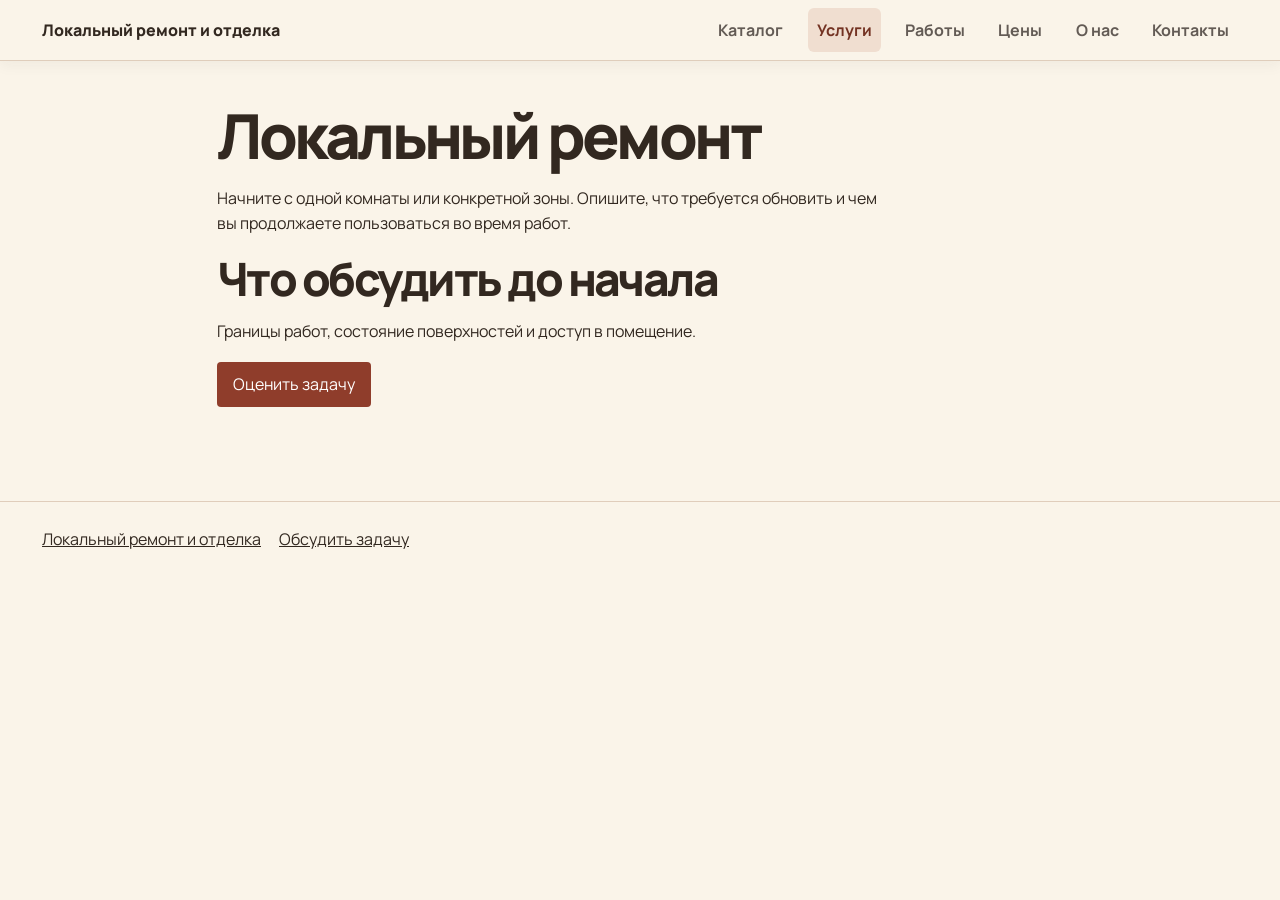
<file: repair.html>
<!doctype html><html lang="ru"><head><meta charset="utf-8"><meta name="viewport" content="width=device-width,initial-scale=1"><title>Локальный ремонт</title><style>@import url("https://fonts.googleapis.com/css2?family=Manrope:wght@400;500;600;700;800&display=swap");
#remont-preview{background:#faf5ed;color:#312821;font:15px/1.55 system-ui,sans-serif;overflow:hidden}#remont-preview *{box-sizing:border-box}#remont-preview header,#remont-preview section{padding:clamp(20px,4vw,42px)}#remont-preview header{display:flex;justify-content:space-between;align-items:center;flex-wrap:wrap;gap:12px;padding-block:18px;border-bottom:1px solid #e5d8c8}#remont-preview nav,#remont-preview .actions{display:flex;flex-wrap:wrap;gap:12px 20px;align-items:center}#remont-preview a{color:inherit}#remont-preview h1,#remont-preview h2{font-family:Georgia,serif;font-weight:400;line-height:1.08;margin:0 0 16px}#remont-preview h1{font-size:clamp(33px,5vw,58px)}#remont-preview h2{font-size:clamp(25px,4vw,40px)}#remont-preview p{margin:0 0 18px}#remont-preview .hero{display:grid;grid-template-columns:1fr 1.05fr;gap:28px;align-items:center}#remont-preview figure{margin:0}#remont-preview img{display:block;width:100%;aspect-ratio:1.24;object-fit:cover;border-radius:5px}#remont-preview figcaption{font-size:12px;margin-top:5px}#remont-preview .primary{display:inline-block;background:#8f3d2b;color:#fff;padding:10px 16px;border:0;border-radius:4px;text-decoration:none;font:inherit}#remont-preview .services{display:grid;grid-template-columns:repeat(3,1fr);gap:12px}#remont-preview details{background:#eee2d4;padding:14px}#remont-preview details p{margin:12px 0 0}#remont-preview summary{font-weight:600}#remont-preview .band{background:#eee2d4}#remont-preview form{display:grid;gap:12px;max-width:540px}#remont-preview label{display:grid;gap:4px}#remont-preview input,#remont-preview select,#remont-preview textarea{width:100%;min-width:0;font:inherit;padding:8px;border:1px solid #a99687;border-radius:4px;background:#fffaf4;color:#312821}#remont-preview button{justify-self:start}#remont-preview [hidden]{display:none}@media(max-width:650px){#remont-preview .hero,#remont-preview .services{grid-template-columns:1fr}}
#remont-preview .hero{position:relative;isolation:isolate;display:flex;align-items:flex-end;min-height:475px;color:#fffaf4;background:#30231d}
#remont-preview .hero::after{content:"";position:absolute;inset:0;z-index:-1;background:linear-gradient(90deg,rgba(27,19,14,.9),rgba(27,19,14,.75) 32%,rgba(27,19,14,.32) 65%,transparent),linear-gradient(0deg,rgba(27,19,14,.46),transparent 42%);pointer-events:none}
#remont-preview .hero>div{max-width:530px;padding-bottom:15px}
#remont-preview .hero figure{position:absolute;inset:0;z-index:-2}
#remont-preview .hero img{width:100%;height:100%;aspect-ratio:auto;object-position:center 38%;border-radius:0}
#remont-preview .hero figcaption{position:absolute;z-index:1;right:12px;bottom:8px;margin:0;padding:2px 6px;color:#fffaf4;background:#30231d}
#remont-preview .hero .primary{background:#a44732}
@media(max-width:650px){#remont-preview .hero{min-height:420px}#remont-preview .hero::after{background:linear-gradient(0deg,rgba(27,19,14,.96),rgba(27,19,14,.76) 35%,rgba(27,19,14,.23) 75%,transparent)}#remont-preview .hero img{object-position:55% center}#remont-preview .hero>div{padding-bottom:21px}}
#remont-preview{font-family:Manrope,system-ui,sans-serif}
#remont-preview h1,#remont-preview h2{font-family:inherit;font-weight:800;letter-spacing:-.055em}
#remont-preview h1{font-size:clamp(34px,5.4vw,62px)}
#remont-preview h2{font-size:clamp(28px,4.2vw,46px)}
#remont-preview .hero>div{max-width:580px}
#remont-preview .choices{padding-block:clamp(32px,6vw,62px)}
#remont-preview .services{gap:0;border-top:1px solid #d4c1af}
#remont-preview details{background:none;padding:17px 14px 20px 0;border-bottom:1px solid #d4c1af}
#remont-preview details+details{padding-left:14px;border-left:1px solid #d4c1af}
#remont-preview summary{font-size:clamp(16px,2.1vw,21px);font-weight:800}
#remont-preview details small{display:block;color:#684a3e;margin:8px 0 0}
#remont-preview .case-preview{display:grid;grid-template-columns:1.2fr 1fr;gap:25px;align-items:center;background:#e9d7c6}
#remont-preview .case-photo{min-height:265px;background-position:center 24%;background-size:cover;border-radius:5px}
#remont-preview .case-preview small{display:block;margin-bottom:10px;color:#633f33}
#remont-preview .case-preview dl{margin:0}
#remont-preview .case-preview dl div{display:grid;grid-template-columns:100px 1fr;gap:8px;padding:8px 0;border-top:1px solid #c9ac98}
#remont-preview dt{font-weight:800}
#remont-preview dd{margin:0}
#remont-preview .price-list{display:flex;flex-wrap:wrap;gap:8px 24px;padding-left:20px;margin:0}
@media(max-width:650px){#remont-preview details+details{padding-left:0;border-left:0}#remont-preview .case-preview{grid-template-columns:1fr}#remont-preview .case-photo{min-height:190px}}
#remont-preview{--paper:#faf4e9;--ink:#322820;--clay:#883e2e;background:var(--paper);color:var(--ink)}
#remont-preview header{border:0}
#remont-preview .hero{min-height:clamp(410px,54vw,570px);border-radius:0 0 38px 0;overflow:hidden;align-items:center}
#remont-preview .hero>div{max-width:710px;padding:0}
#remont-preview .hero h1{font-weight:800;letter-spacing:-.055em;max-width:680px}
#remont-preview .hero h1 em{display:block;font:italic 400 1.05em/1.04 Georgia,serif;letter-spacing:-.055em;color:#f3cdb1}
#remont-preview .hero .primary{background:#f6d7bd;color:#39251f;font-weight:800}
#remont-preview .hero .actions a+a{font-weight:700;text-underline-offset:5px}
#remont-preview .choices>p{max-width:520px}
#remont-preview .choice-grid{display:grid;grid-template-columns:1.25fr 1fr;gap:16px}
#remont-preview .choice{background:#fffaf2;border:1px solid #e0cdbb;border-radius:5px 5px 20px 5px;overflow:hidden}
#remont-preview .choice-media{min-height:210px;position:relative;background:#e4c5ad center 23%/cover}
#remont-preview .swatches{display:grid;grid-template-columns:repeat(3,1fr);padding:25px 13%;gap:9px;align-items:center;background:#eadbcb}
#remont-preview .swatches span{height:124px;border-radius:80px 80px 5px 5px;box-shadow:0 8px 17px #452b242b;background:#f2e6d1}
#remont-preview .swatches span:nth-child(2){background:repeating-linear-gradient(96deg,#ac7f58 0 3px,#be936d 4px 12px)}
#remont-preview .swatches span:nth-child(3){background:#a85542}
#remont-preview .choice-content{padding:20px}
#remont-preview .choice-content h3{font-size:clamp(21px,3vw,29px);letter-spacing:-.035em;margin:0 0 8px}
#remont-preview .choice-content p{margin-bottom:10px}
#remont-preview .choice-content a{font-weight:800;color:var(--clay);display:inline-block;padding-block:6px;text-underline-offset:4px}
#remont-preview .choice-content a+a{margin-left:12px}
@media(max-width:650px){#remont-preview .choice-grid{grid-template-columns:1fr}#remont-preview .hero{align-items:flex-end;min-height:410px;border-bottom-right-radius:26px}#remont-preview .hero>div{padding-bottom:24px}#remont-preview .choice-media{min-height:160px}}
</style><style>body{margin:0;background:#faf4e9}#remont-preview{max-width:1440px;margin:auto;font-size:16px}#remont-preview .brand{font-weight:800;text-decoration:none}#remont-preview footer{padding:25px clamp(20px,4vw,42px);display:flex;gap:18px;flex-wrap:wrap;border-top:1px solid #e0cdbb}#remont-preview .detail{max-width:930px;margin:auto;min-height:440px}#remont-preview .detail p{max-width:68ch}#remont-preview .service-links{margin-top:18px;display:flex;flex-wrap:wrap;gap:16px}#remont-preview .service-links a{font-weight:700}#remont-preview .demo-note{font-size:14px;margin:0}</style><link rel="stylesheet" href="./site-navigation.css"><script src="./site-current-navigation.js" defer></script></head><body><div id="remont-preview"><header class="site-header"><a class="brand" href="./">Локальный ремонт и отделка</a><nav aria-label="Основная навигация"><a href="./ceilings.html#ceiling-catalog">Каталог</a><a href="./#remont-services">Услуги</a><a href="./portfolio.html">Работы</a><a href="./prices.html">Цены</a><a href="./about.html">О нас</a><a href="./contact.html">Контакты</a></nav></header><main><section class="detail"><h1>Локальный ремонт</h1><p>Начните с одной комнаты или конкретной зоны. Опишите, что требуется обновить и чем вы продолжаете пользоваться во время работ.</p><h2>Что обсудить до начала</h2><p>Границы работ, состояние поверхностей и доступ в помещение.</p><a class="primary" href="./contact.html?service=%D0%9B%D0%BE%D0%BA%D0%B0%D0%BB%D1%8C%D0%BD%D1%8B%D0%B9%20%D1%80%D0%B5%D0%BC%D0%BE%D0%BD%D1%82">Оценить задачу</a></section></main><footer><a href="./">Локальный ремонт и отделка</a><a href="./contact.html">Обсудить задачу</a></footer></div></body></html>
</file>
<file: site-navigation.css>
html {
  scroll-padding-block-start: 78px;
}

#remont-preview {
  overflow: clip;
}

#remont-preview .site-header {
  position: sticky;
  inset-block-start: 0;
  z-index: 10;
  flex-wrap: nowrap;
  gap: 6px 20px;
  padding-block: 8px;
  background: #faf4e9;
  border-bottom: 1px solid #dfcdbb;
  box-shadow: 0 4px 14px #3128210d;
}

#remont-preview .site-header nav {
  gap: 3px clamp(4px, 1.2vw, 16px);
  justify-content: flex-end;
  flex-wrap: nowrap;
}

#remont-preview .site-header a {
  display: inline-flex;
  align-items: center;
  min-height: 44px;
  text-underline-offset: 4px;
}

#remont-preview .site-header nav a {
  padding-inline: 9px;
  color: #635b55;
  border-radius: 6px;
  font-weight: 700;
  text-decoration: none;
  white-space: nowrap;
}

#remont-preview .site-header nav a:hover,
#remont-preview .site-header nav a:focus-visible {
  text-decoration: underline;
}

#remont-preview .site-header nav a[aria-current] {
  background: #f0ded0;
  color: #733222;
}

#remont-preview :is(a, button, input, select, textarea, summary):focus-visible {
  outline: 2px solid #883e2e;
  outline-offset: 3px;
}

@media (max-width: 850px) {
  html { scroll-padding-block-start: 110px; }
  #remont-preview .site-header { display: grid; justify-content: stretch; gap: 0; }
  #remont-preview .site-header nav { justify-content: flex-start; }
  #remont-preview .site-header .brand { justify-self: start; }
}

@media (max-width: 540px) {
  html { scroll-padding-block-start: 155px; }
  #remont-preview .site-header nav { display: grid; grid-template-columns: repeat(3, minmax(0, 1fr)); }
  #remont-preview .site-header nav a { justify-content: center; }
}
</file>
<file: portfolio.css>
#remont-preview .work-intro,
#remont-preview .work-reviews {
  background: #e9d7c6;
}

#remont-preview .work-links {
  display: flex;
  flex-wrap: wrap;
  align-items: center;
  gap: 8px 18px;
}

#remont-preview .case-preview .work-links { margin-top: 16px; }

#remont-preview .work-links a {
  display: inline-flex;
  align-items: center;
  min-height: 44px;
  font-weight: 700;
  text-underline-offset: 4px;
}

#remont-preview .work-card {
  padding: clamp(16px, 3vw, 32px);
  background: #fffaf4;
  border: 1px solid #e0cdbb;
  border-radius: 6px 6px 22px 6px;
}

#remont-preview .work-example-label {
  margin-bottom: 5px;
  color: #733222;
  font-weight: 800;
}

#remont-preview .work-card h3 {
  margin: 0 0 18px;
  font-size: clamp(22px, 3.5vw, 34px);
  line-height: 1.15;
  letter-spacing: -.025em;
}

#remont-preview .work-photos {
  display: grid;
  grid-template-columns: 1fr 1.7fr;
  gap: 14px;
}

#remont-preview .work-photos figure {
  display: flex;
  flex-direction: column;
  min-width: 0;
}

#remont-preview .work-photos img,
#remont-preview .work-photo-empty {
  width: 100%;
  height: clamp(190px, 28vw, 370px);
  border-radius: 6px;
  object-fit: cover;
  object-position: center 25%;
}

#remont-preview .work-photo-empty {
  display: grid;
  place-items: center;
  padding: 16px;
  border: 1px dashed #a99687;
  background: #f6eee3;
  color: #614d3e;
  text-align: center;
}

#remont-preview .work-photos figcaption {
  margin-top: 6px;
  color: #614d3e;
  font-size: .9rem;
  font-weight: 700;
}

#remont-preview .work-steps { margin: 20px 0 0; }
#remont-preview .work-steps div { display: grid; grid-template-columns: 110px 1fr; gap: 8px; padding-block: 9px; border-top: 1px solid #e0cdbb; }
#remont-preview .work-reviews p { margin-bottom: 0; }

@media (max-width: 620px) {
  #remont-preview .work-photos { grid-template-columns: 1fr; }
  #remont-preview .work-photo-empty { height: auto; min-height: 74px; }
  #remont-preview .work-photos img { height: auto; aspect-ratio: 3 / 2; }
  #remont-preview .work-steps div { grid-template-columns: 1fr; gap: 2px; }
}
</file>
<file: ceiling-catalog.css>
#remont-preview .ceiling-intro {
  max-width: none;
  min-height: 0;
  padding-block: clamp(26px, 5vw, 62px);
  background: #e9d7c6;
}

#remont-preview .ceiling-intro p {
  font-size: clamp(1rem, 1.6vw, 1.15rem);
}

#remont-preview .ceiling-intro-actions {
  display: flex;
  flex-wrap: wrap;
  align-items: center;
  gap: 8px 20px;
}

#remont-preview .ceiling-intro-actions a {
  display: inline-flex;
  align-items: center;
  min-height: 44px;
  font-weight: 700;
  text-underline-offset: 4px;
}

#remont-preview .catalog-intro { max-width: 62ch; }

#remont-preview .catalog-controls {
  display: grid;
  grid-template-columns: minmax(180px, 1fr) minmax(160px, 235px) auto;
  align-items: end;
  gap: 10px 16px;
  max-width: 800px;
  margin-block: 24px 12px;
}

#remont-preview .catalog-controls label { font-weight: 700; min-width: 0; }
#remont-preview .catalog-controls :is(input, select, button) { min-height: 44px; }
#remont-preview .catalog-controls :is(input, select) { font-weight: 500; }

#remont-preview .catalog-controls button {
  font: inherit;
  color: #733222;
  font-weight: 800;
  border: 1px solid #a99687;
  border-radius: 4px;
  background: #fffaf4;
  cursor: pointer;
  padding-inline: 14px;
}

#remont-preview .catalog-count { color: #614d3e; margin-block: 8px 12px; }
#remont-preview .catalog-empty { margin-block: 18px; }

#remont-preview .catalog-grid {
  display: grid;
  grid-template-columns: repeat(3, minmax(0, 1fr));
  gap: 16px;
}

#remont-preview .catalog-card {
  display: flex;
  flex-direction: column;
  overflow: hidden;
  background: #fffaf4;
  border: 1px solid #e0cdbb;
  border-radius: 6px 6px 20px 6px;
}

#remont-preview .catalog-swatch {
  height: clamp(75px, 12vw, 138px);
  border-bottom: 1px solid #e0cdbb;
  box-shadow: inset 0 -14px 32px #382b1918;
}

#remont-preview .catalog-swatch--matte { background: linear-gradient(145deg,#f8f3e7,#e3d9c9); }
#remont-preview .catalog-swatch--satin { background: linear-gradient(125deg,#c1aa97 8%,#e5ccba 28%,#fff1e0 43%,#e9d2be 58%,#b79c88 95%); }
#remont-preview .catalog-swatch--fabric { background: repeating-linear-gradient(0deg,#65564022 0 1px,transparent 1px 3px),repeating-linear-gradient(90deg,#53432e2e 0 1px,#f1e4cd 1px 3px); }
#remont-preview .catalog-swatch--drywall { background: linear-gradient(150deg,#d2beaf 0%,#f4e4d0 55%,#9e7553 56%,#74604e 60%,#c2a588 61%,#e4caae 100%); }
#remont-preview .catalog-swatch--slat { background: repeating-linear-gradient(115deg,#c6c7bf 0 23px,#777a73 25px 27px,#3a403a 27px 31px,#eef0e7 32px 34px); }
#remont-preview .catalog-swatch--tile { background: linear-gradient(90deg,#9a8b74 1px,transparent 2px),linear-gradient(#9a8b74 1px,transparent 2px),radial-gradient(#8a7c6329 15%,transparent 36%),#e9e3d1; background-size: 70px 45px,70px 45px,6px 5px,auto; }

#remont-preview .catalog-card-body { display: flex; flex: 1; flex-direction: column; align-items: flex-start; padding: 16px; }
#remont-preview .catalog-category { color: #733222; font-size: .875rem; font-weight: 800; }
#remont-preview .catalog-card h3 { margin: 4px 0 8px; font-size: clamp(1.12rem, 2vw, 1.35rem); line-height: 1.18; }
#remont-preview .catalog-card p { margin: 0 0 12px; }
#remont-preview .catalog-rooms { color: #614d3e; }
#remont-preview .catalog-card .catalog-rate { margin-top: auto; color: #733222; font-weight: 800; }
#remont-preview .catalog-rate span { color: #614d3e; font-size: .875rem; font-weight: 500; }

#remont-preview .catalog-action {
  display: inline-flex;
  align-items: center;
  min-height: 44px;
  padding-inline: 14px;
  border: 1px solid #883e2e;
  border-radius: 4px;
  color: #733222;
  font-weight: 800;
  text-decoration: none;
}

#remont-preview .catalog-action:hover { background: #f0ded0; }

@media (max-width: 900px) { #remont-preview .catalog-grid { grid-template-columns: repeat(2, minmax(0, 1fr)); } }
@media (max-width: 650px) { #remont-preview .catalog-controls { grid-template-columns: minmax(0, 1fr) auto; } #remont-preview .catalog-controls label:first-child { grid-column: 1 / -1; } }
@media (max-width: 520px) { #remont-preview .catalog-grid { grid-template-columns: 1fr; } }
</file>
